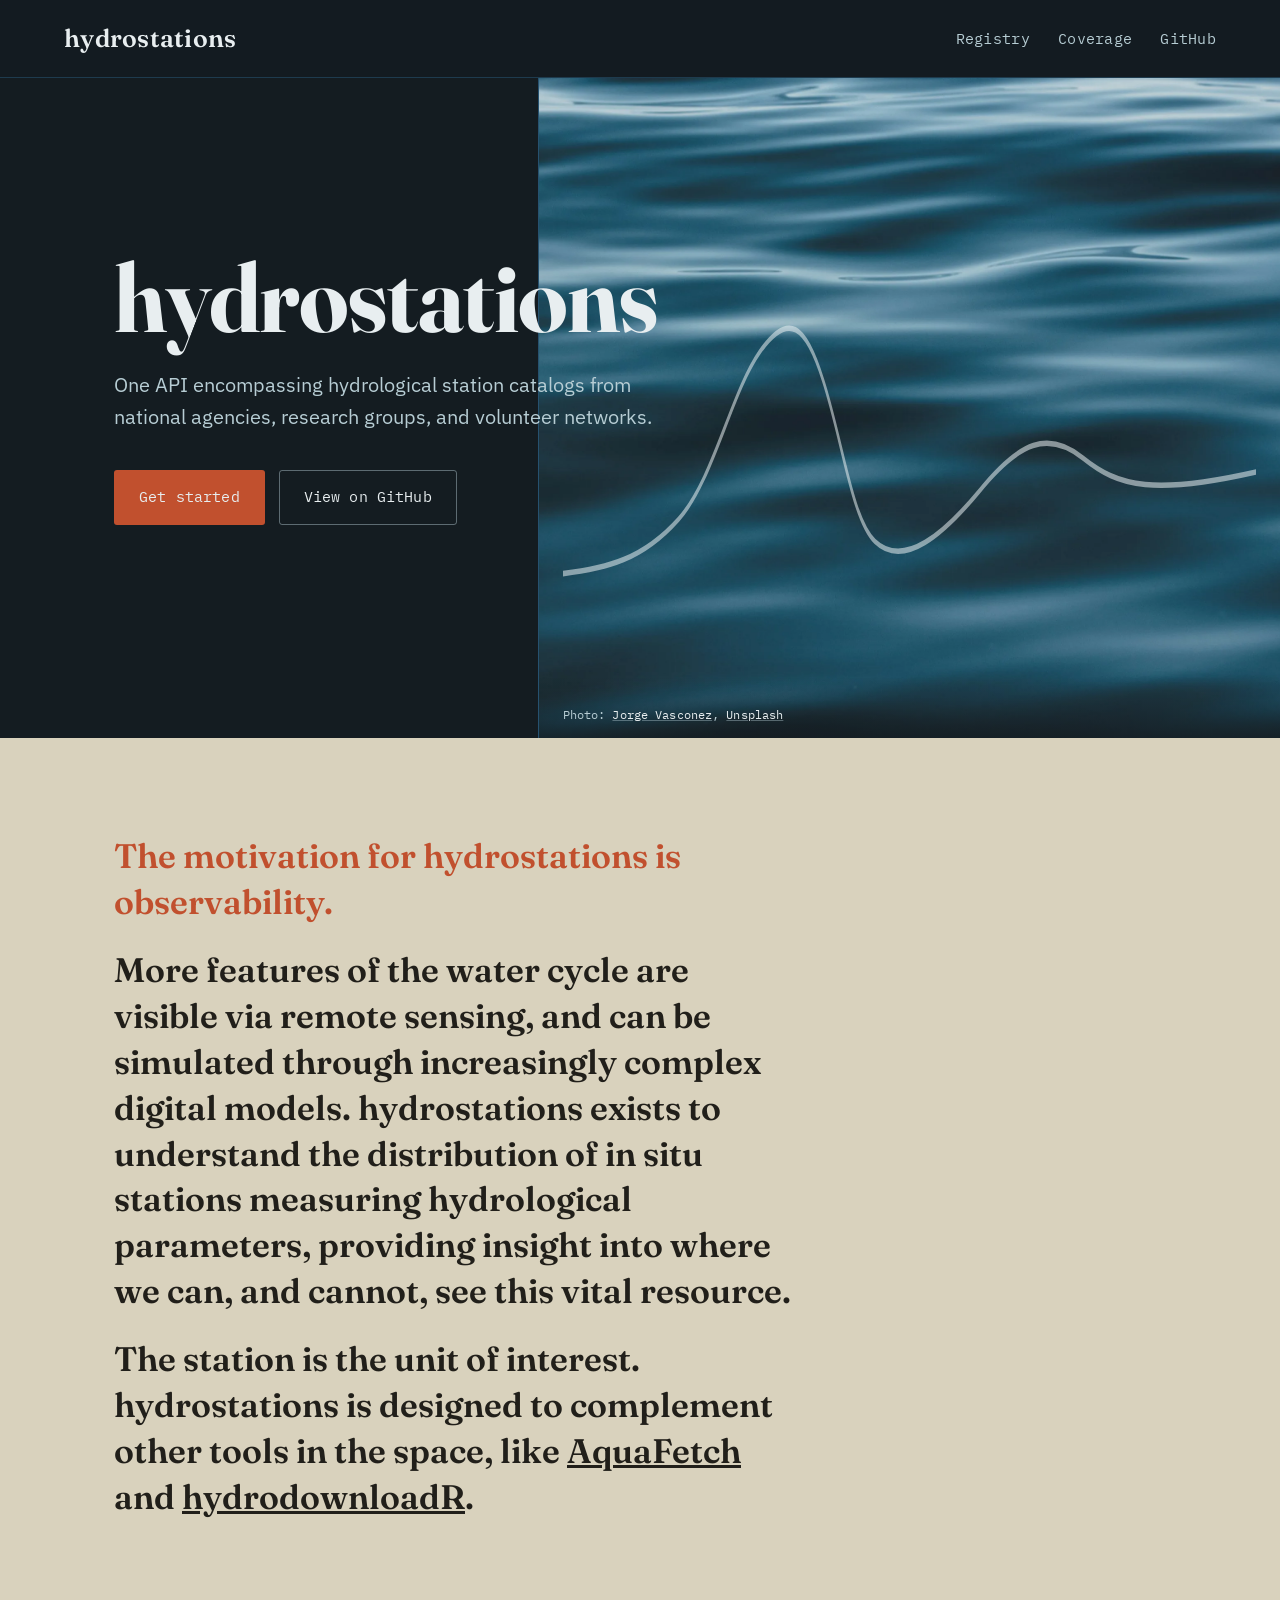
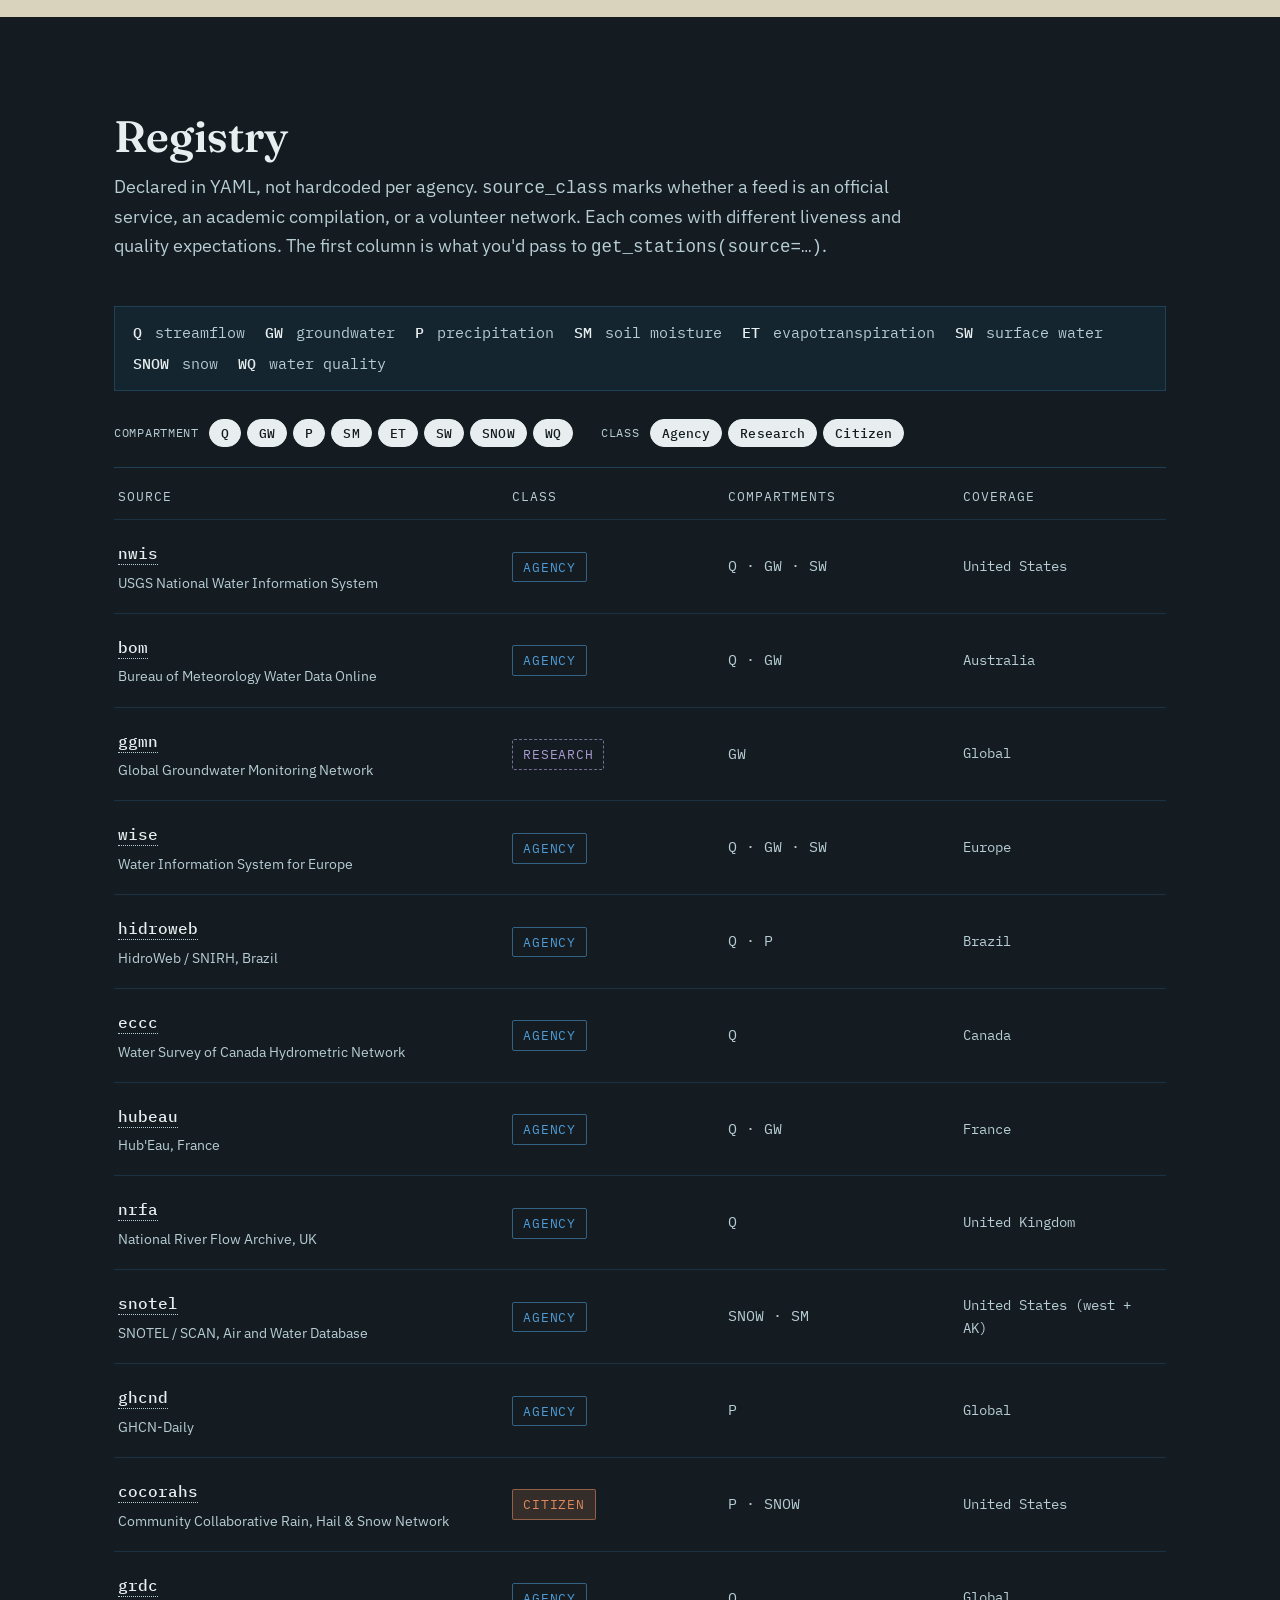
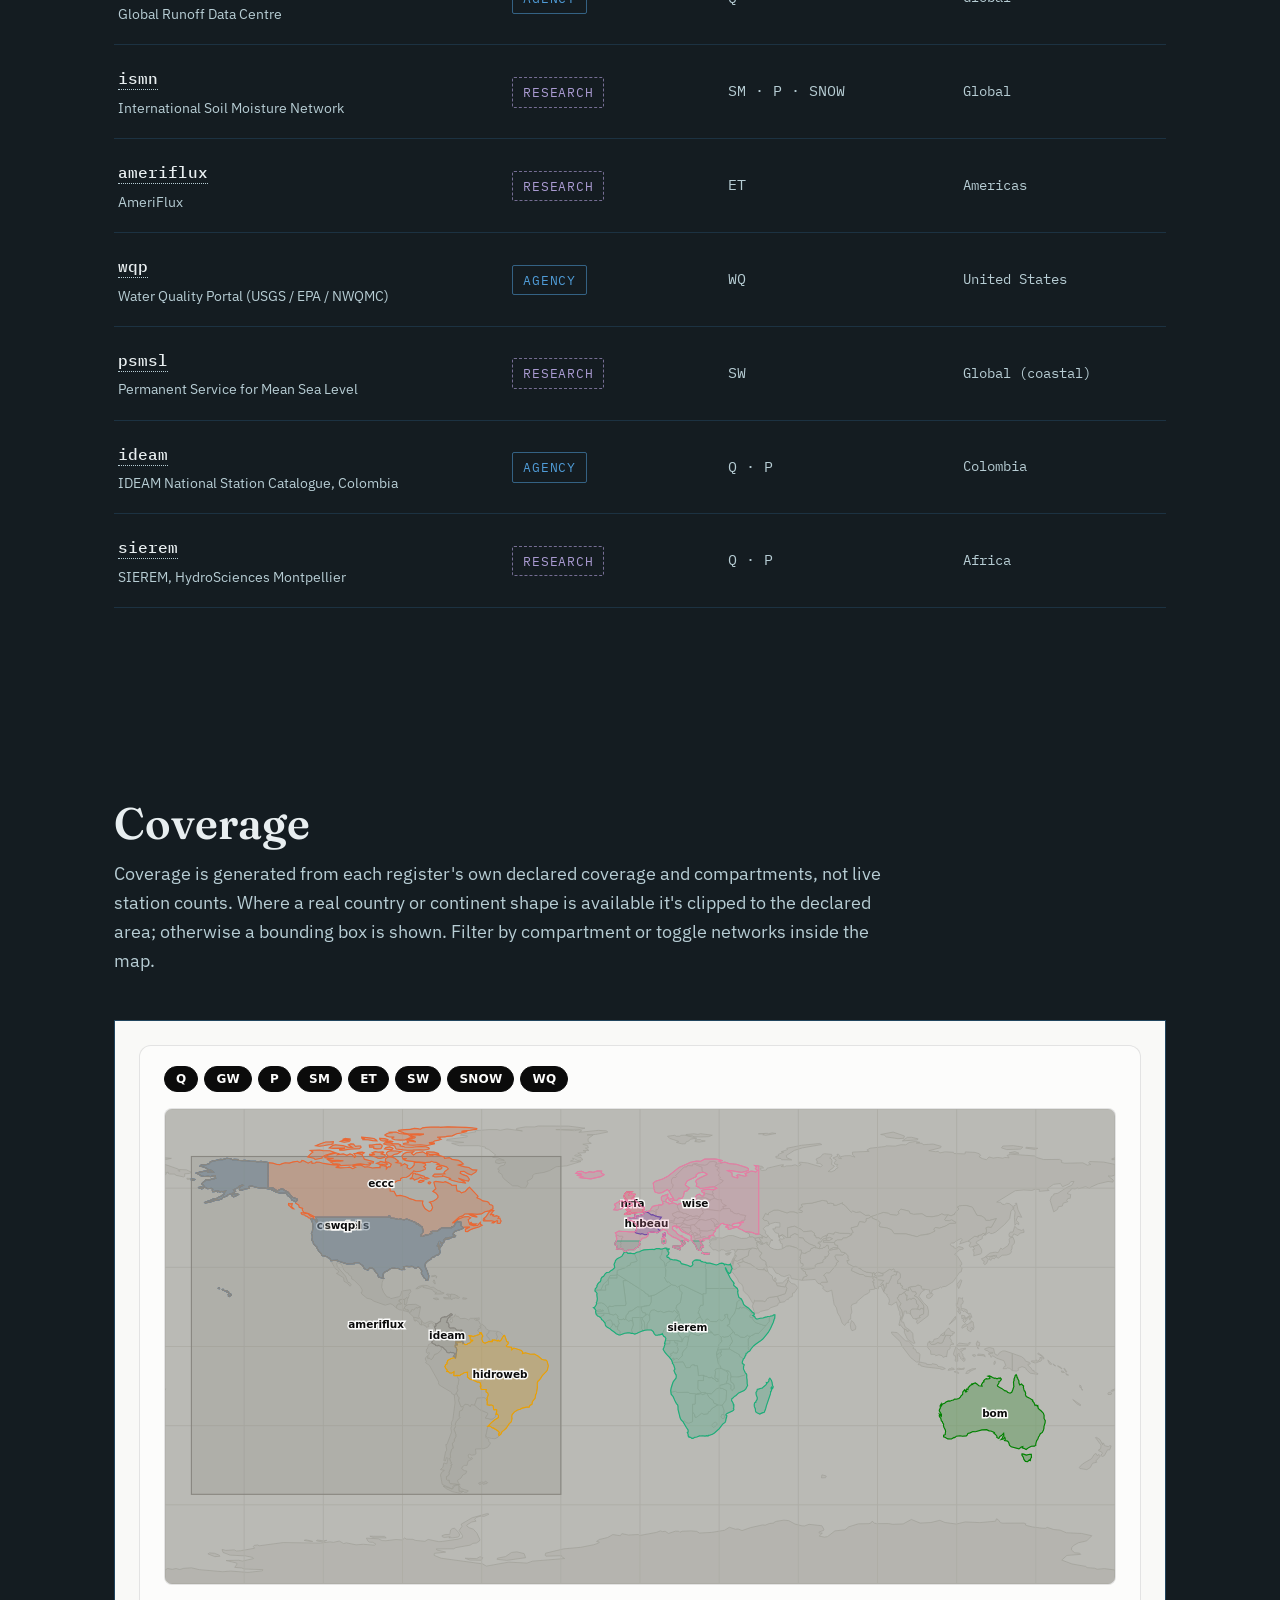
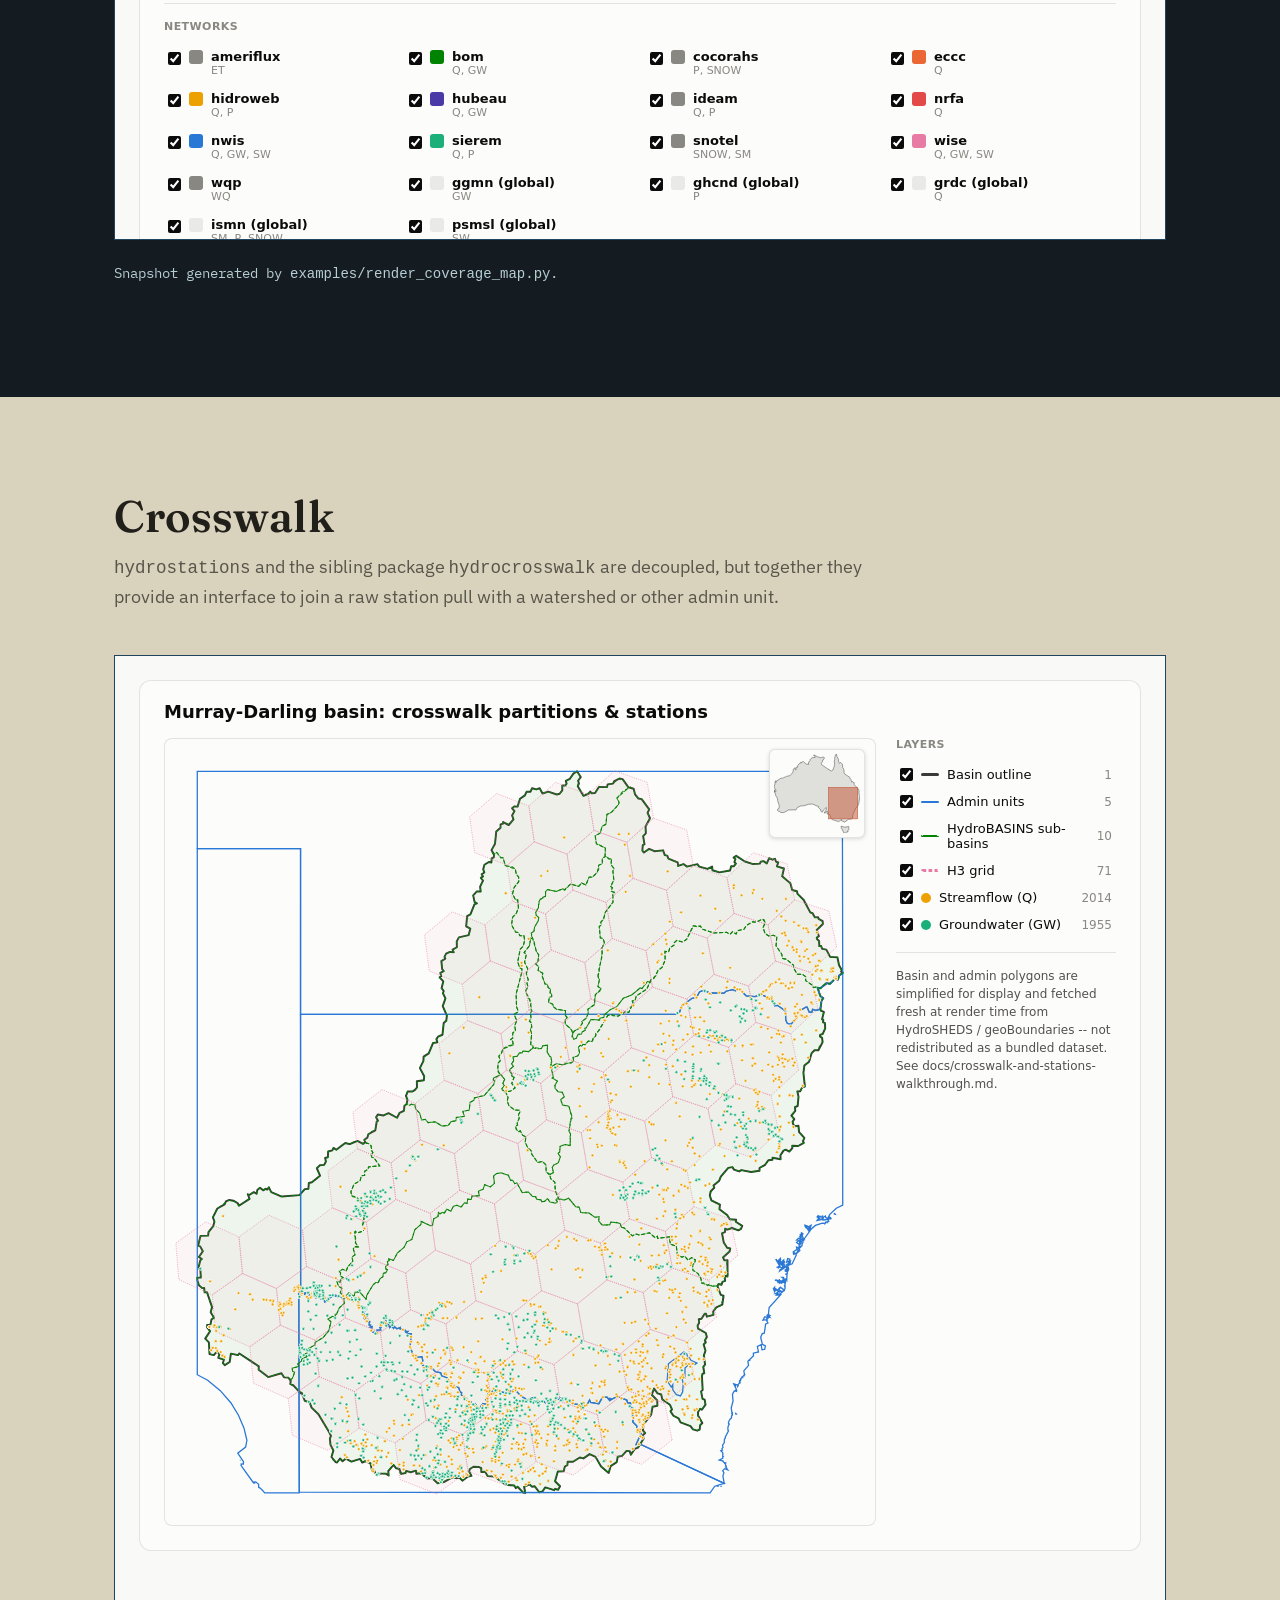
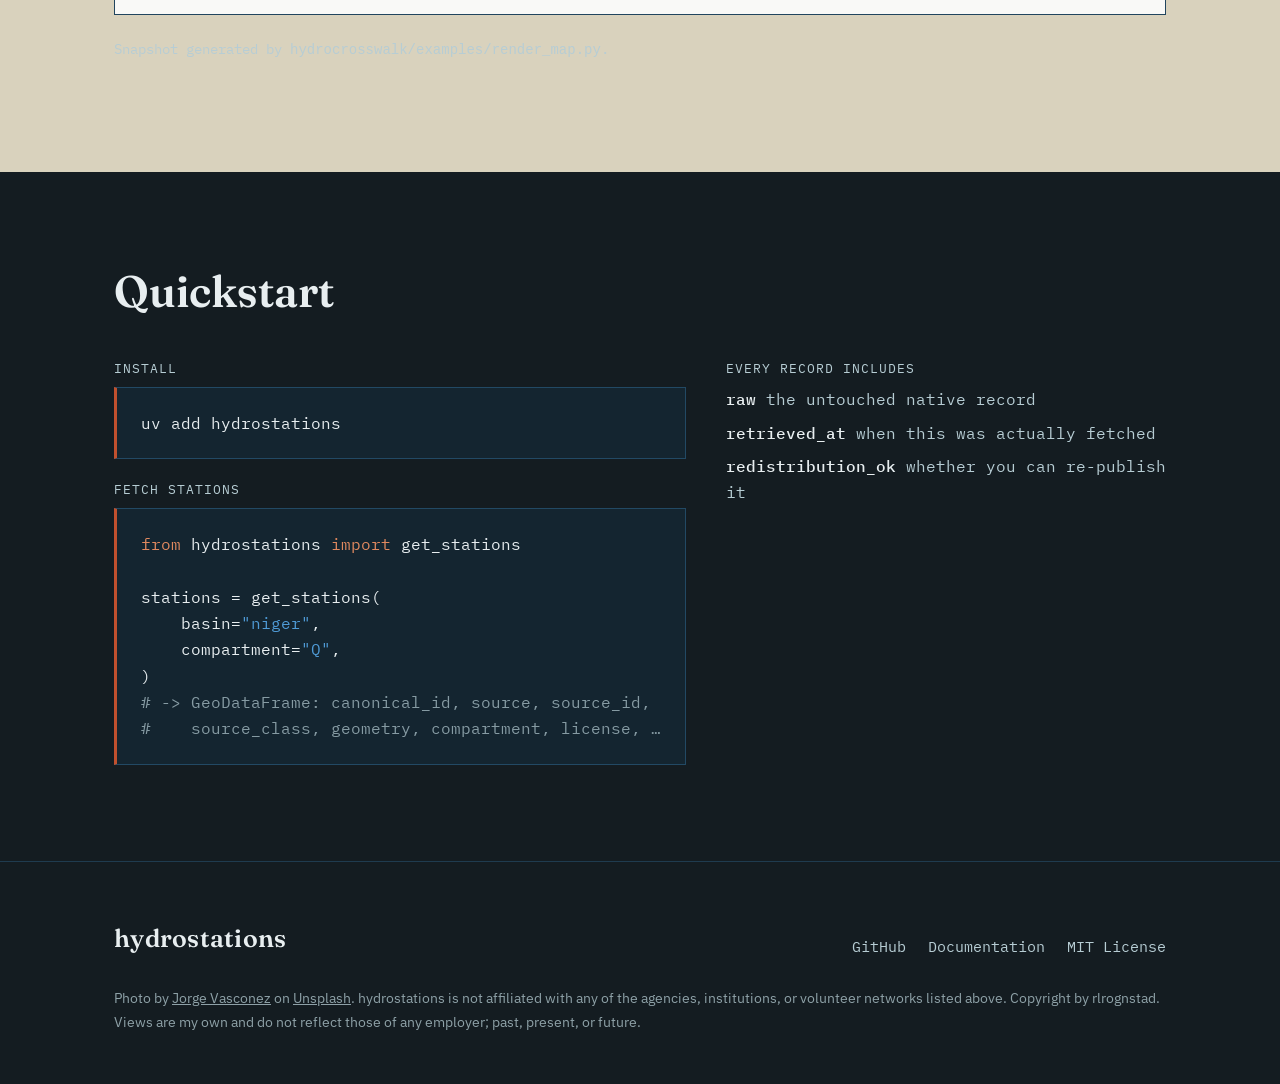
<file: index.html>
<!doctype html>
<html lang="en">
<head>
  <meta charset="utf-8" />
  <meta name="viewport" content="width=device-width, initial-scale=1" />
  <title>hydrostations: one API over every gauge network</title>
  <meta name="description" content="A Python library unifying live-verified hydrological station catalogs (streamflow, groundwater, precipitation, snow, soil moisture) across government agencies, research compilations, and citizen-science networks." />
  <link rel="preconnect" href="https://fonts.googleapis.com" />
  <link rel="preconnect" href="https://fonts.gstatic.com" crossorigin />
  <link href="https://fonts.googleapis.com/css2?family=Fraunces:opsz,wght@9..144,600;9..144,700&family=IBM+Plex+Sans:wght@400;500;600&family=IBM+Plex+Mono:wght@400;500&display=swap" rel="stylesheet" />
  <link rel="stylesheet" href="styles.css" />
</head>
<body>

  <nav class="nav">
    <a class="nav-mark" href="#top">hydrostations</a>
    <ul class="nav-links">
      <li><a href="#register">Registry</a></li>
      <li><a href="#coverage">Coverage</a></li>
      <li><a href="https://github.com/rlrognstad/hydrostations">GitHub</a></li>
    </ul>
  </nav>

  <header class="hero" id="top">
    <figure class="hero-photo-frame">
      <picture>
        <source srcset="assets/hero.webp" type="image/webp" />
        <img src="assets/hero.jpg" alt="Close, rippled surface of dark blue water" />
      </picture>
      <svg class="hero-trace" viewBox="0 0 600 220" preserveAspectRatio="none" aria-hidden="true">
        <path d="M -10,170 C 40,168 70,164 100,150 C 130,136 145,105 170,90
                 C 195,75 210,80 225,100 C 242,122 250,150 270,158
                 C 295,168 330,155 360,140 C 395,122 420,118 450,128
                 C 480,138 510,142 610,132" />
      </svg>
      <figcaption>
        Photo:
        <a href="https://unsplash.com/@jorgeluis?utm_source=unsplash&amp;utm_medium=referral&amp;utm_content=creditCopyText">Jorge Vasconez</a>,
        <a href="https://unsplash.com/photos/blue-shallow-water-LCaKuYefLQk?utm_source=unsplash&amp;utm_medium=referral&amp;utm_content=creditCopyText">Unsplash</a>
      </figcaption>
    </figure>
    <div class="wrap">
      <div class="hero-copy">
        <h1>hydrostations</h1>
        <p class="hero-sub">
          One API encompassing hydrological station catalogs from national
          agencies, research groups, and volunteer networks.
        </p>
        <div class="hero-actions">
          <a class="btn btn-primary" href="#quickstart">Get started</a>
          <a class="btn btn-ghost" href="https://github.com/rlrognstad/hydrostations">View on GitHub</a>
        </div>
      </div>
    </div>
  </header>

  <section class="on-paper" id="why">
    <div class="wrap">
      <blockquote class="motivation">
        <p>The motivation for hydrostations is observability.</p>
        <p>
          More features of the water cycle are visible via remote sensing,
          and can be simulated through increasingly complex digital
          models. hydrostations exists to understand the distribution of
          in&nbsp;situ stations measuring hydrological parameters,
          providing insight into where we can, and cannot, see this vital
          resource.
        </p>
        <p>
          The station is the unit of interest. hydrostations is designed to
          complement other tools in the space, like
          <a href="https://github.com/hyex-research/AquaFetch">AquaFetch</a>
          and
          <a href="https://cran.r-project.org/package=hydrodownloadR">hydrodownloadR</a>.
        </p>
      </blockquote>
    </div>
  </section>

  <section id="registry">
    <div class="wrap">
      <div class="section-head">
        <h2>Registry</h2>
        <p>
          Declared in YAML, not hardcoded per agency. <code>source_class</code>
          marks whether a feed is an official service, an academic
          compilation, or a volunteer network. Each comes with different
          liveness and quality expectations. The first column is what you'd
          pass to <code>get_stations(source=…)</code>.
        </p>
      </div>

      <ul class="compartment-glossary">
        <li><b>Q</b> streamflow</li>
        <li><b>GW</b> groundwater</li>
        <li><b>P</b> precipitation</li>
        <li><b>SM</b> soil moisture</li>
        <li><b>ET</b> evapotranspiration</li>
        <li><b>SW</b> surface water</li>
        <li><b>SNOW</b> snow</li>
        <li><b>WQ</b> water quality</li>
      </ul>

      <div class="register-filters">
        <div class="filter-group" data-filter-group="compartment">
          <span class="filter-label">Compartment</span>
          <button type="button" class="chip active" data-value="Q">Q</button>
          <button type="button" class="chip active" data-value="GW">GW</button>
          <button type="button" class="chip active" data-value="P">P</button>
          <button type="button" class="chip active" data-value="SM">SM</button>
          <button type="button" class="chip active" data-value="ET">ET</button>
          <button type="button" class="chip active" data-value="SW">SW</button>
          <button type="button" class="chip active" data-value="SNOW">SNOW</button>
          <button type="button" class="chip active" data-value="WQ">WQ</button>
        </div>
        <div class="filter-group" data-filter-group="class">
          <span class="filter-label">Class</span>
          <button type="button" class="chip active" data-value="agency">Agency</button>
          <button type="button" class="chip active" data-value="research">Research</button>
          <button type="button" class="chip active" data-value="citizen">Citizen</button>
        </div>
      </div>

      <div class="register" id="register-table">
        <div class="register-row head">
          <div>Source</div>
          <div>Class</div>
          <div>Compartments</div>
          <div>Coverage</div>
        </div>

        <div class="register-row" data-class="agency" data-compartments="Q,GW,SW">
          <div class="reg-name"><a href="https://waterdata.usgs.gov/nwis" target="_blank" rel="noopener"><code>nwis</code></a><small>USGS National Water Information System</small></div>
          <div><span class="badge agency">Agency</span></div>
          <div class="reg-compartments">Q · GW · SW</div>
          <div class="reg-status">United States</div>
        </div>
        <div class="register-row" data-class="agency" data-compartments="Q,GW">
          <div class="reg-name"><a href="http://www.bom.gov.au/waterdata/" target="_blank" rel="noopener"><code>bom</code></a><small>Bureau of Meteorology Water Data Online</small></div>
          <div><span class="badge agency">Agency</span></div>
          <div class="reg-compartments">Q · GW</div>
          <div class="reg-status">Australia</div>
        </div>
        <div class="register-row" data-class="research" data-compartments="GW">
          <div class="reg-name"><a href="https://un-igrac.org/our-work/activities/global-groundwater-monitoring-network-ggmn/" target="_blank" rel="noopener"><code>ggmn</code></a><small>Global Groundwater Monitoring Network</small></div>
          <div><span class="badge research">Research</span></div>
          <div class="reg-compartments">GW</div>
          <div class="reg-status">Global</div>
        </div>
        <div class="register-row" data-class="agency" data-compartments="Q,GW,SW">
          <div class="reg-name"><a href="https://water.europa.eu/freshwater" target="_blank" rel="noopener"><code>wise</code></a><small>Water Information System for Europe</small></div>
          <div><span class="badge agency">Agency</span></div>
          <div class="reg-compartments">Q · GW · SW</div>
          <div class="reg-status">Europe</div>
        </div>
        <div class="register-row" data-class="agency" data-compartments="Q,P">
          <div class="reg-name"><a href="https://www.snirh.gov.br/hidroweb/" target="_blank" rel="noopener"><code>hidroweb</code></a><small>HidroWeb / SNIRH, Brazil</small></div>
          <div><span class="badge agency">Agency</span></div>
          <div class="reg-compartments">Q · P</div>
          <div class="reg-status">Brazil</div>
        </div>
        <div class="register-row" data-class="agency" data-compartments="Q">
          <div class="reg-name"><a href="https://wateroffice.ec.gc.ca/" target="_blank" rel="noopener"><code>eccc</code></a><small>Water Survey of Canada Hydrometric Network</small></div>
          <div><span class="badge agency">Agency</span></div>
          <div class="reg-compartments">Q</div>
          <div class="reg-status">Canada</div>
        </div>
        <div class="register-row" data-class="agency" data-compartments="Q,GW">
          <div class="reg-name"><a href="https://hubeau.eaufrance.fr/" target="_blank" rel="noopener"><code>hubeau</code></a><small>Hub'Eau, France</small></div>
          <div><span class="badge agency">Agency</span></div>
          <div class="reg-compartments">Q · GW</div>
          <div class="reg-status">France</div>
        </div>
        <div class="register-row" data-class="agency" data-compartments="Q">
          <div class="reg-name"><a href="https://nrfa.ceh.ac.uk/" target="_blank" rel="noopener"><code>nrfa</code></a><small>National River Flow Archive, UK</small></div>
          <div><span class="badge agency">Agency</span></div>
          <div class="reg-compartments">Q</div>
          <div class="reg-status">United Kingdom</div>
        </div>
        <div class="register-row" data-class="agency" data-compartments="SNOW,SM">
          <div class="reg-name"><a href="https://www.nrcs.usda.gov/programs-initiatives/sswsf-snow-survey-and-water-supply-forecasting-program" target="_blank" rel="noopener"><code>snotel</code></a><small>SNOTEL / SCAN, Air and Water Database</small></div>
          <div><span class="badge agency">Agency</span></div>
          <div class="reg-compartments">SNOW · SM</div>
          <div class="reg-status">United States (west + AK)</div>
        </div>
        <div class="register-row" data-class="agency" data-compartments="P">
          <div class="reg-name"><a href="https://www.ncei.noaa.gov/products/land-based-station/global-historical-climatology-network-daily" target="_blank" rel="noopener"><code>ghcnd</code></a><small>GHCN-Daily</small></div>
          <div><span class="badge agency">Agency</span></div>
          <div class="reg-compartments">P</div>
          <div class="reg-status">Global</div>
        </div>
        <div class="register-row" data-class="citizen" data-compartments="P,SNOW">
          <div class="reg-name"><a href="https://www.cocorahs.org/" target="_blank" rel="noopener"><code>cocorahs</code></a><small>Community Collaborative Rain, Hail &amp; Snow Network</small></div>
          <div><span class="badge citizen">Citizen</span></div>
          <div class="reg-compartments">P · SNOW</div>
          <div class="reg-status">United States</div>
        </div>
        <div class="register-row" data-class="agency" data-compartments="Q">
          <div class="reg-name"><a href="https://grdc.bafg.de/" target="_blank" rel="noopener"><code>grdc</code></a><small>Global Runoff Data Centre</small></div>
          <div><span class="badge agency">Agency</span></div>
          <div class="reg-compartments">Q</div>
          <div class="reg-status">Global</div>
        </div>
        <div class="register-row" data-class="research" data-compartments="SM,P,SNOW">
          <div class="reg-name"><a href="https://ismn.earth/" target="_blank" rel="noopener"><code>ismn</code></a><small>International Soil Moisture Network</small></div>
          <div><span class="badge research">Research</span></div>
          <div class="reg-compartments">SM · P · SNOW</div>
          <div class="reg-status">Global</div>
        </div>
        <div class="register-row" data-class="research" data-compartments="ET">
          <div class="reg-name"><a href="https://ameriflux.lbl.gov/" target="_blank" rel="noopener"><code>ameriflux</code></a><small>AmeriFlux</small></div>
          <div><span class="badge research">Research</span></div>
          <div class="reg-compartments">ET</div>
          <div class="reg-status">Americas</div>
        </div>
        <div class="register-row" data-class="agency" data-compartments="WQ">
          <div class="reg-name"><a href="https://www.waterqualitydata.us/" target="_blank" rel="noopener"><code>wqp</code></a><small>Water Quality Portal (USGS / EPA / NWQMC)</small></div>
          <div><span class="badge agency">Agency</span></div>
          <div class="reg-compartments">WQ</div>
          <div class="reg-status">United States</div>
        </div>
        <div class="register-row" data-class="research" data-compartments="SW">
          <div class="reg-name"><a href="https://psmsl.org/" target="_blank" rel="noopener"><code>psmsl</code></a><small>Permanent Service for Mean Sea Level</small></div>
          <div><span class="badge research">Research</span></div>
          <div class="reg-compartments">SW</div>
          <div class="reg-status">Global (coastal)</div>
        </div>
        <div class="register-row" data-class="agency" data-compartments="Q,P">
          <div class="reg-name"><a href="https://www.datos.gov.co/d/hp9r-jxuu" target="_blank" rel="noopener"><code>ideam</code></a><small>IDEAM National Station Catalogue, Colombia</small></div>
          <div><span class="badge agency">Agency</span></div>
          <div class="reg-compartments">Q · P</div>
          <div class="reg-status">Colombia</div>
        </div>
        <div class="register-row" data-class="research" data-compartments="Q,P">
          <div class="reg-name"><a href="http://www.hydrosciences.fr/sierem/" target="_blank" rel="noopener"><code>sierem</code></a><small>SIEREM, HydroSciences Montpellier</small></div>
          <div><span class="badge research">Research</span></div>
          <div class="reg-compartments">Q · P</div>
          <div class="reg-status">Africa</div>
        </div>
      </div>
      <p class="register-empty" id="register-empty" hidden>No sources match the current filters.</p>
    </div>
  </section>

  <section id="coverage">
    <div class="wrap">
      <div class="section-head">
        <h2>Coverage</h2>
        <p>
          Coverage is generated from each register's own declared coverage and
          compartments, not live station counts. Where a real country or
          continent shape is available it's clipped to the declared area; otherwise
          a bounding box is shown. Filter by compartment or toggle
          networks inside the map.
        </p>
      </div>
      <iframe class="viz-frame viz-frame-coverage" src="assets/coverage-map.html" title="hydrostations network coverage map" loading="lazy"></iframe>
      <p class="viz-caption">Snapshot generated by <code>examples/render_coverage_map.py</code>.</p>
    </div>
  </section>

  <section class="on-paper" id="in-practice">
    <div class="wrap">
      <div class="section-head">
        <h2>Crosswalk</h2>
        <p>
          <code>hydrostations</code> and the sibling package
          <code>hydrocrosswalk</code> are decoupled, but together
          they provide an interface to join a raw station pull with
          a watershed or other admin unit.
        </p>
      </div>
      <iframe class="viz-frame viz-frame-crosswalk" src="assets/crosswalk-map.html" title="Murray-Darling basin crosswalk example" loading="lazy"></iframe>
      <p class="viz-caption">Snapshot generated by <code>hydrocrosswalk/examples/render_map.py</code>.</p>
    </div>
  </section>

  <section id="quickstart">
    <div class="wrap">
      <div class="section-head">
        <h2>Quickstart</h2>
      </div>

      <div class="quickstart-grid">
        <div>
          <p class="code-label">install</p>
          <pre class="code">uv add hydrostations</pre>
          <p class="code-label" style="margin-top: 20px;">fetch stations</p>
          <pre class="code"><span class="tok-kw">from</span> hydrostations <span class="tok-kw">import</span> get_stations

stations = get_stations(
    basin=<span class="tok-str">"niger"</span>,
    compartment=<span class="tok-str">"Q"</span>,
)
<span class="tok-com"># -&gt; GeoDataFrame: canonical_id, source, source_id,</span>
<span class="tok-com">#    source_class, geometry, compartment, license, …</span></pre>
        </div>
        <div>
          <p class="code-label">every record includes</p>
          <ul class="compartment-list" style="grid-template-columns: 1fr;">
            <li><b>raw</b> the untouched native record</li>
            <li><b>retrieved_at</b> when this was actually fetched</li>
            <li><b>redistribution_ok</b> whether you can re-publish it</li>
          </ul>
        </div>
      </div>
    </div>
  </section>

  <footer>
    <div class="wrap">
      <div class="footer-row">
        <a class="nav-mark" href="#top">hydrostations</a>
        <ul class="footer-links">
          <li><a href="https://github.com/rlrognstad/hydrostations">GitHub</a></li>
          <li><a href="https://github.com/rlrognstad/hydrostations/blob/main/packages/hydrostations/README.md">Documentation</a></li>
          <li><a href="https://github.com/rlrognstad/hydrostations/blob/main/LICENSE">MIT License</a></li>
        </ul>
      </div>
      <p class="footer-fine">
        Photo by <a href="https://unsplash.com/@jorgeluis?utm_source=unsplash&amp;utm_medium=referral&amp;utm_content=creditCopyText">Jorge Vasconez</a>
        on <a href="https://unsplash.com/photos/blue-shallow-water-LCaKuYefLQk?utm_source=unsplash&amp;utm_medium=referral&amp;utm_content=creditCopyText">Unsplash</a>.
        hydrostations is not affiliated with any of the agencies, institutions, or volunteer networks listed above.
        Copyright by rlrognstad. Views are my own and do not reflect those of any employer; past, present, or future.
      </p>
    </div>
  </footer>

  <script>
    (function () {
      var table = document.getElementById('register-table');
      var empty = document.getElementById('register-empty');
      if (!table) return;

      var rows = Array.prototype.slice.call(table.querySelectorAll('.register-row:not(.head)'));
      var active = { compartment: new Set(), class: new Set() };

      document.querySelectorAll('.filter-group').forEach(function (group) {
        var kind = group.dataset.filterGroup;
        group.querySelectorAll('.chip').forEach(function (chip) {
          active[kind].add(chip.dataset.value);
          chip.addEventListener('click', function () {
            var value = chip.dataset.value;
            if (active[kind].has(value)) {
              active[kind].delete(value);
              chip.classList.remove('active');
            } else {
              active[kind].add(value);
              chip.classList.add('active');
            }
            applyFilters();
          });
        });
      });

      function applyFilters() {
        var visibleCount = 0;
        rows.forEach(function (row) {
          var rowClass = row.dataset.class;
          var rowCompartments = row.dataset.compartments.split(',');
          var matches = active.class.has(rowClass) &&
            rowCompartments.some(function (c) { return active.compartment.has(c); });
          row.classList.toggle('filtered-out', !matches);
          if (matches) visibleCount++;
        });
        if (empty) empty.hidden = visibleCount > 0;
      }
    })();
  </script>
</body>
</html>
</file>
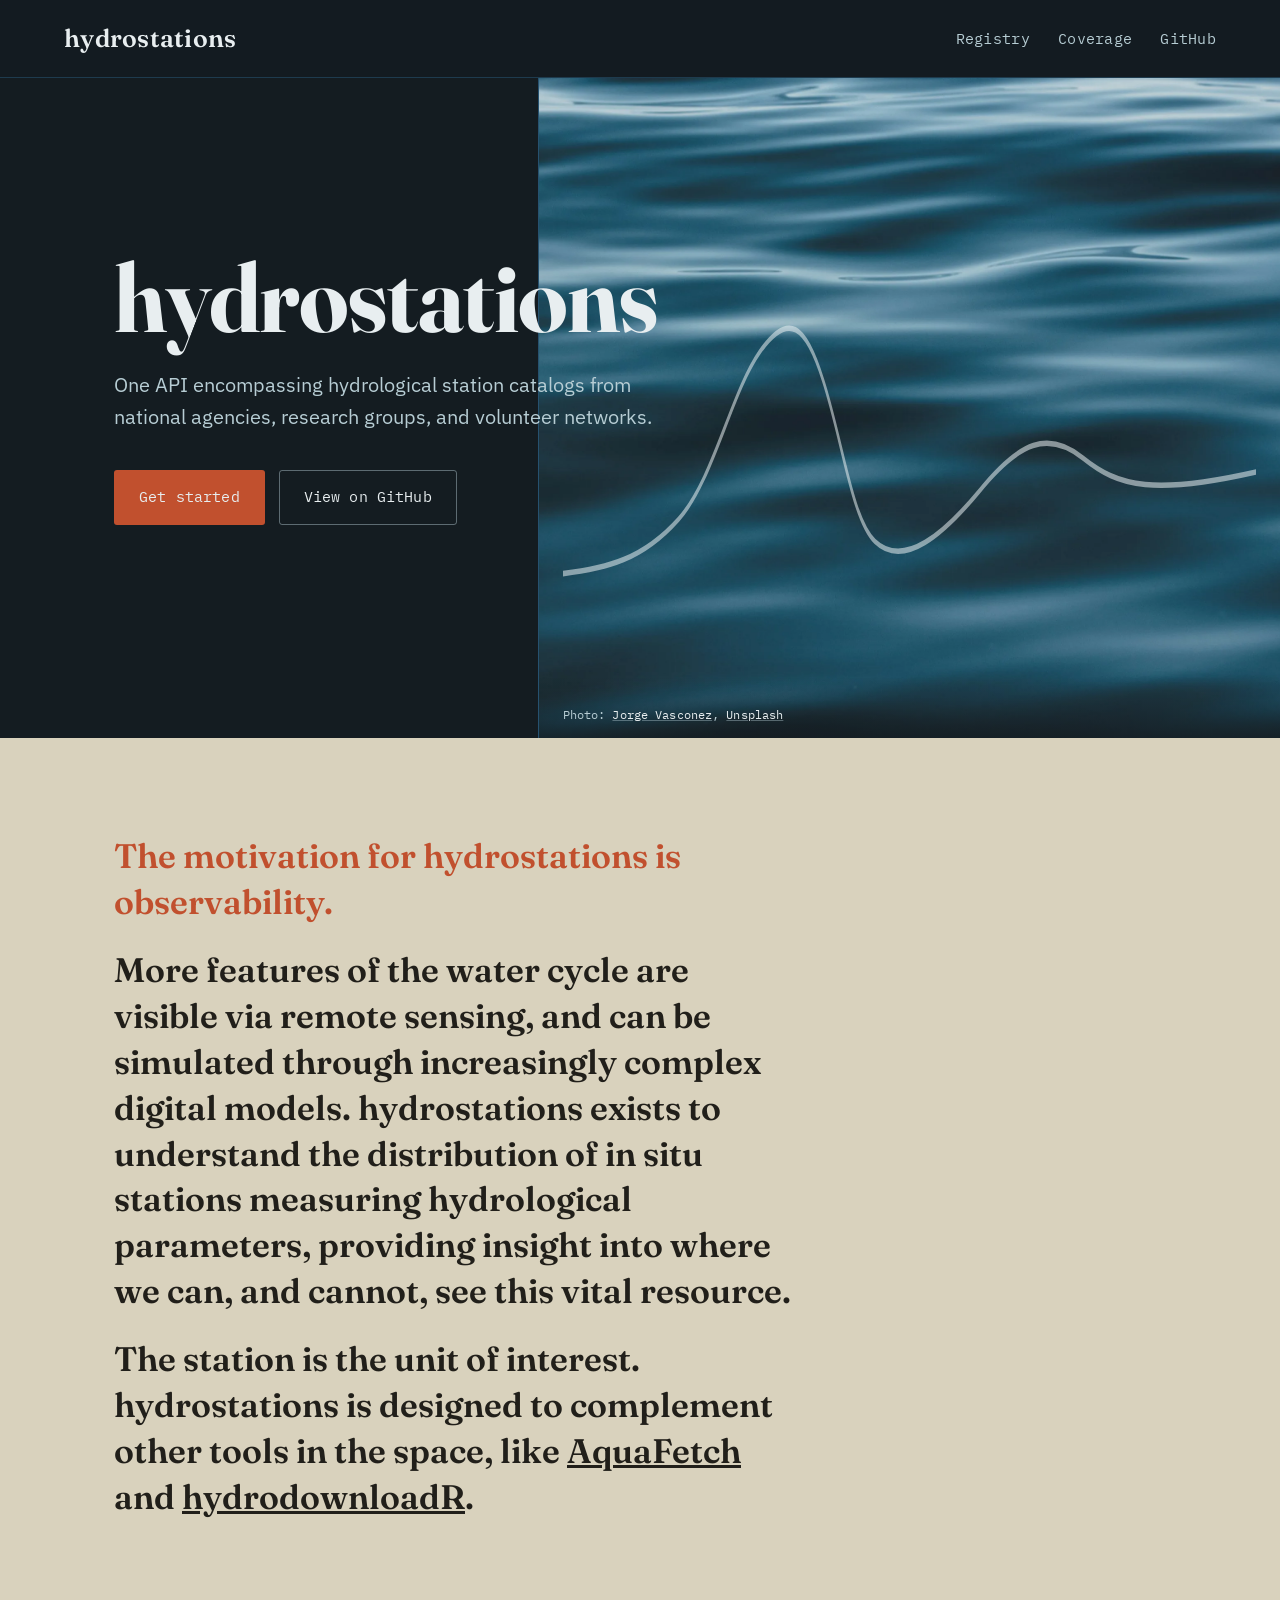
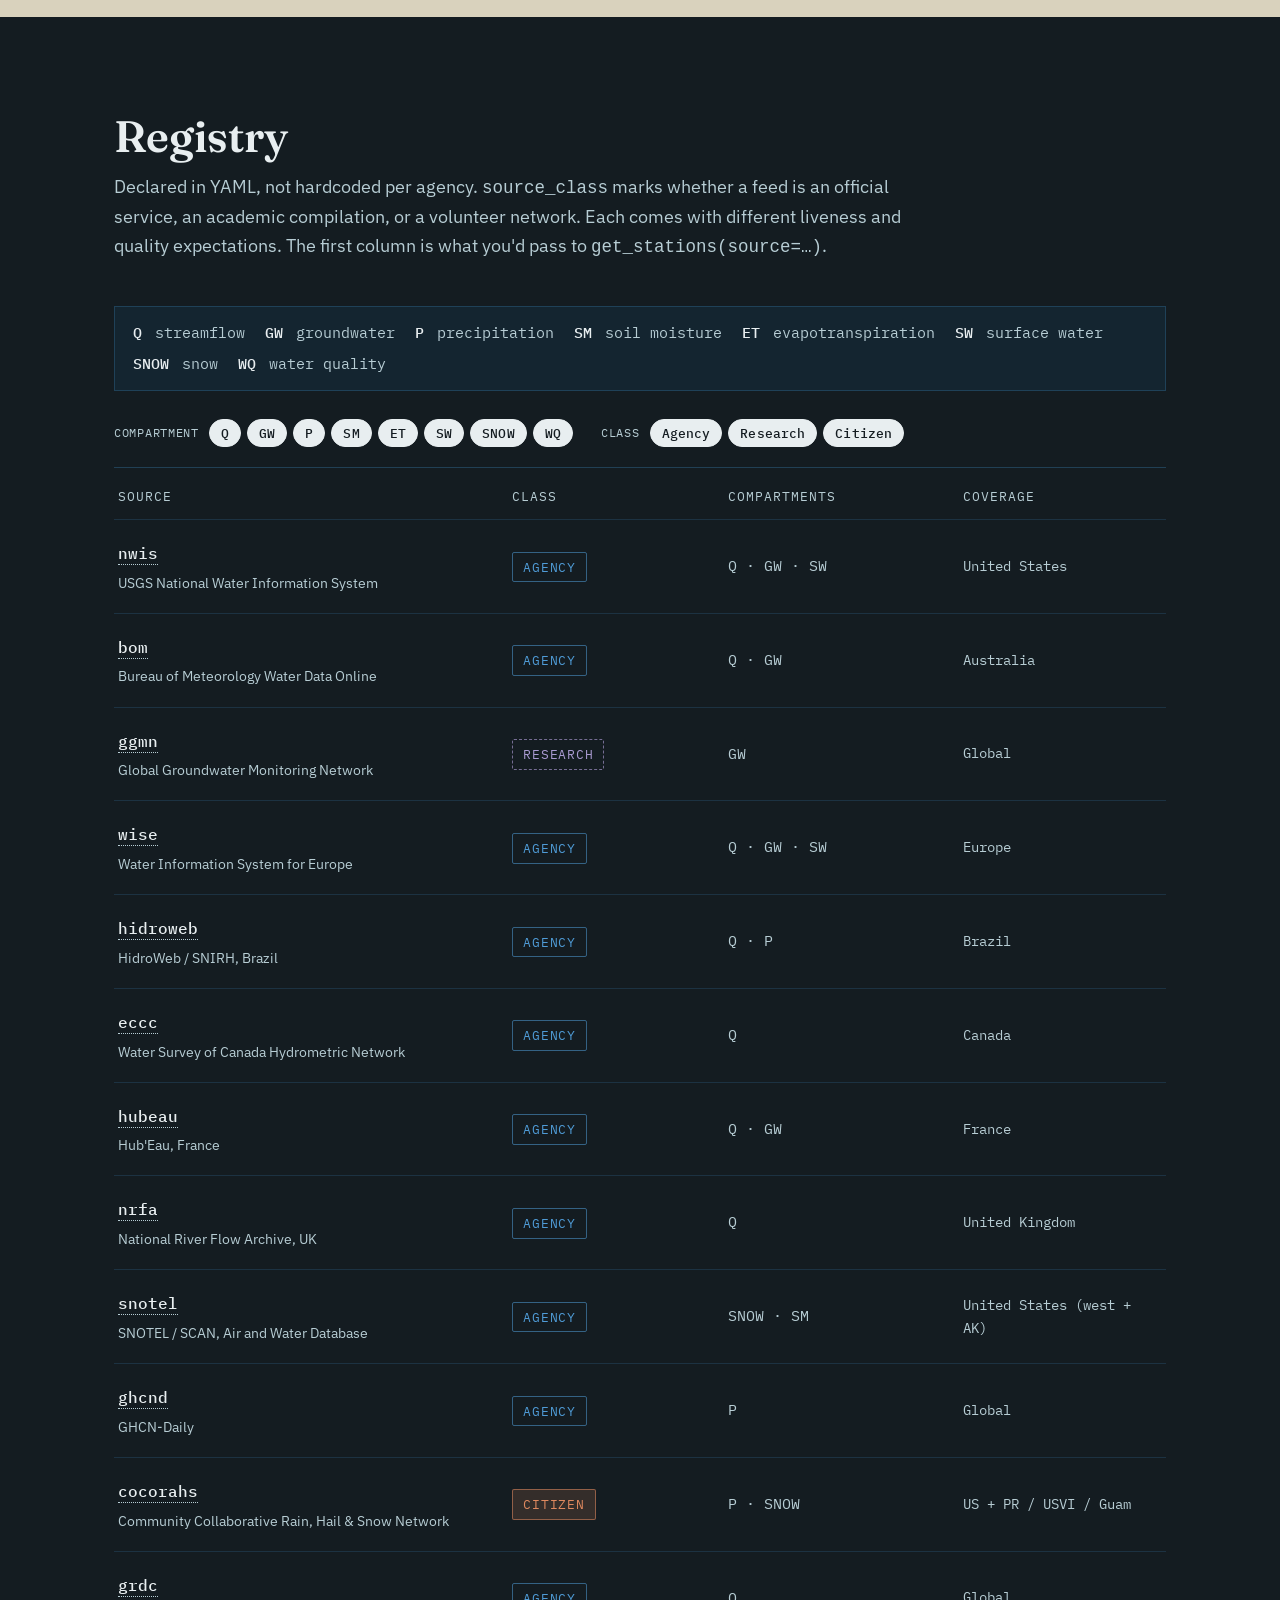
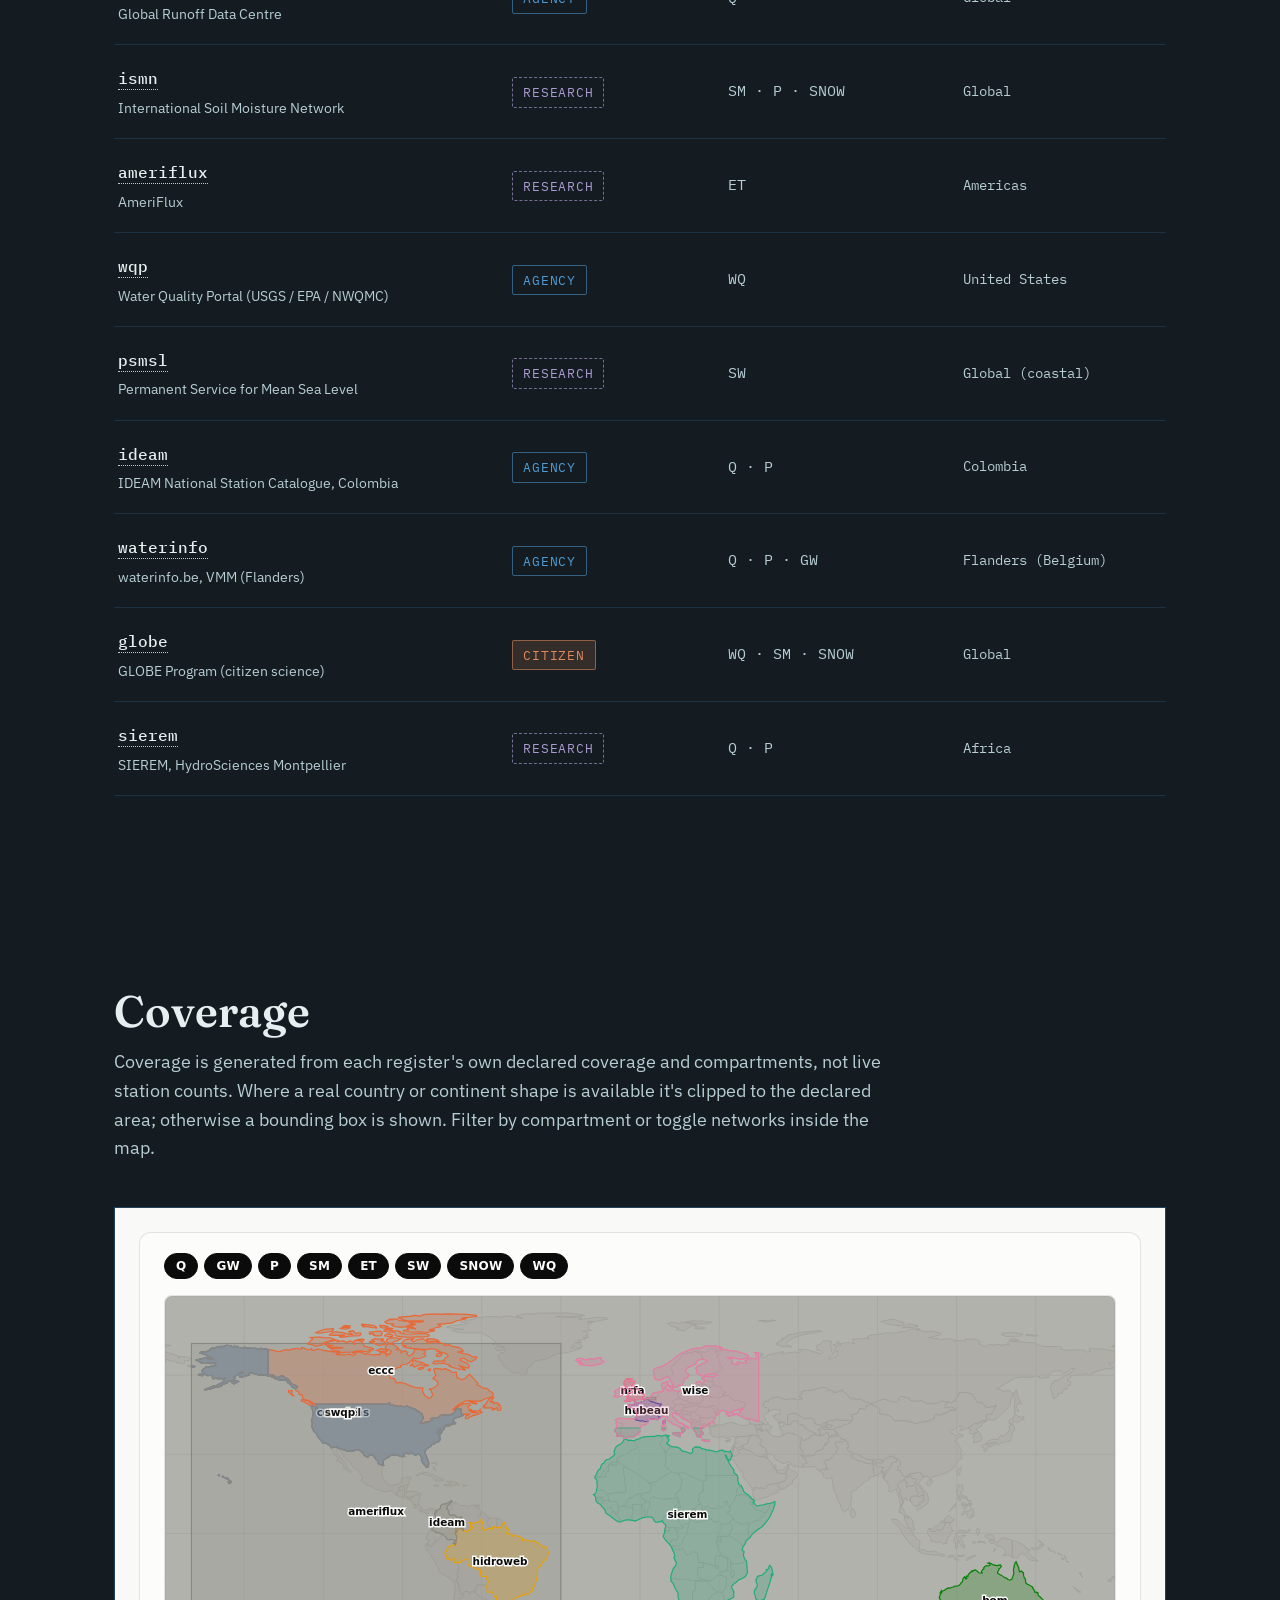
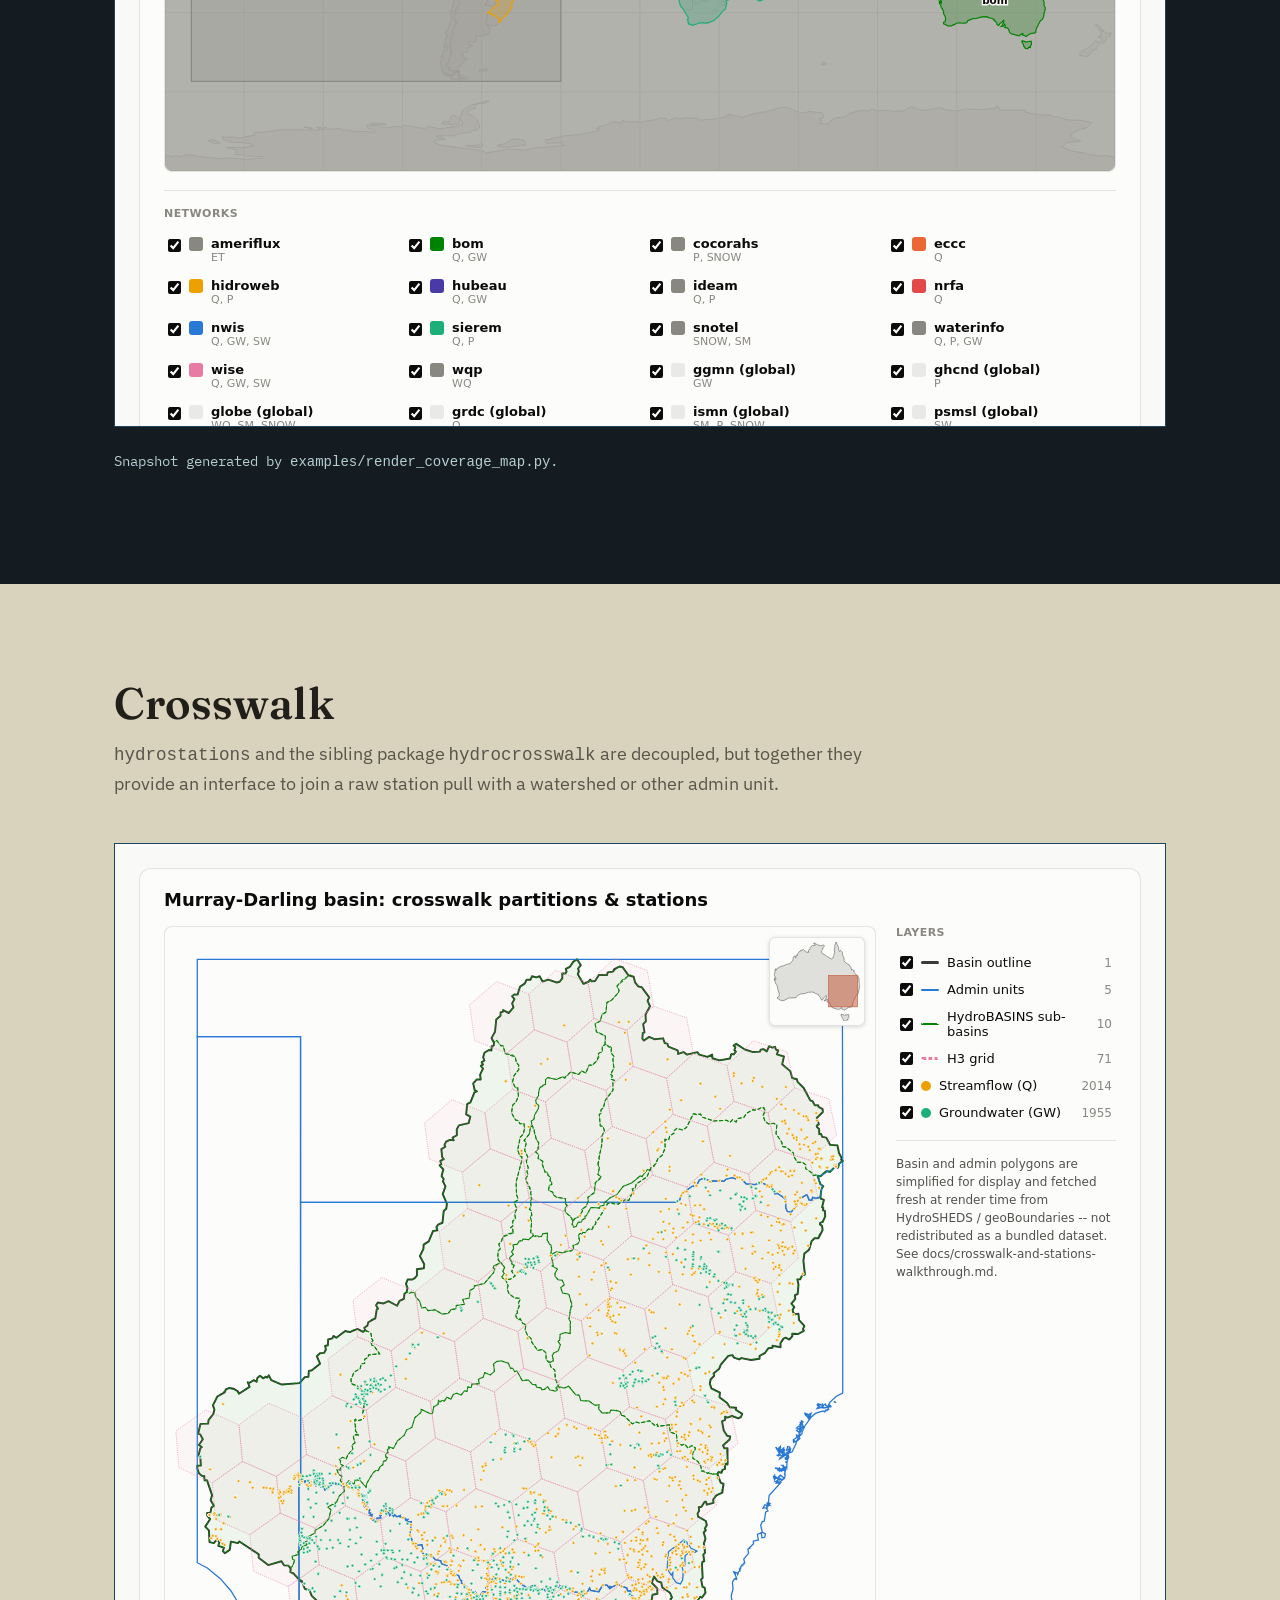
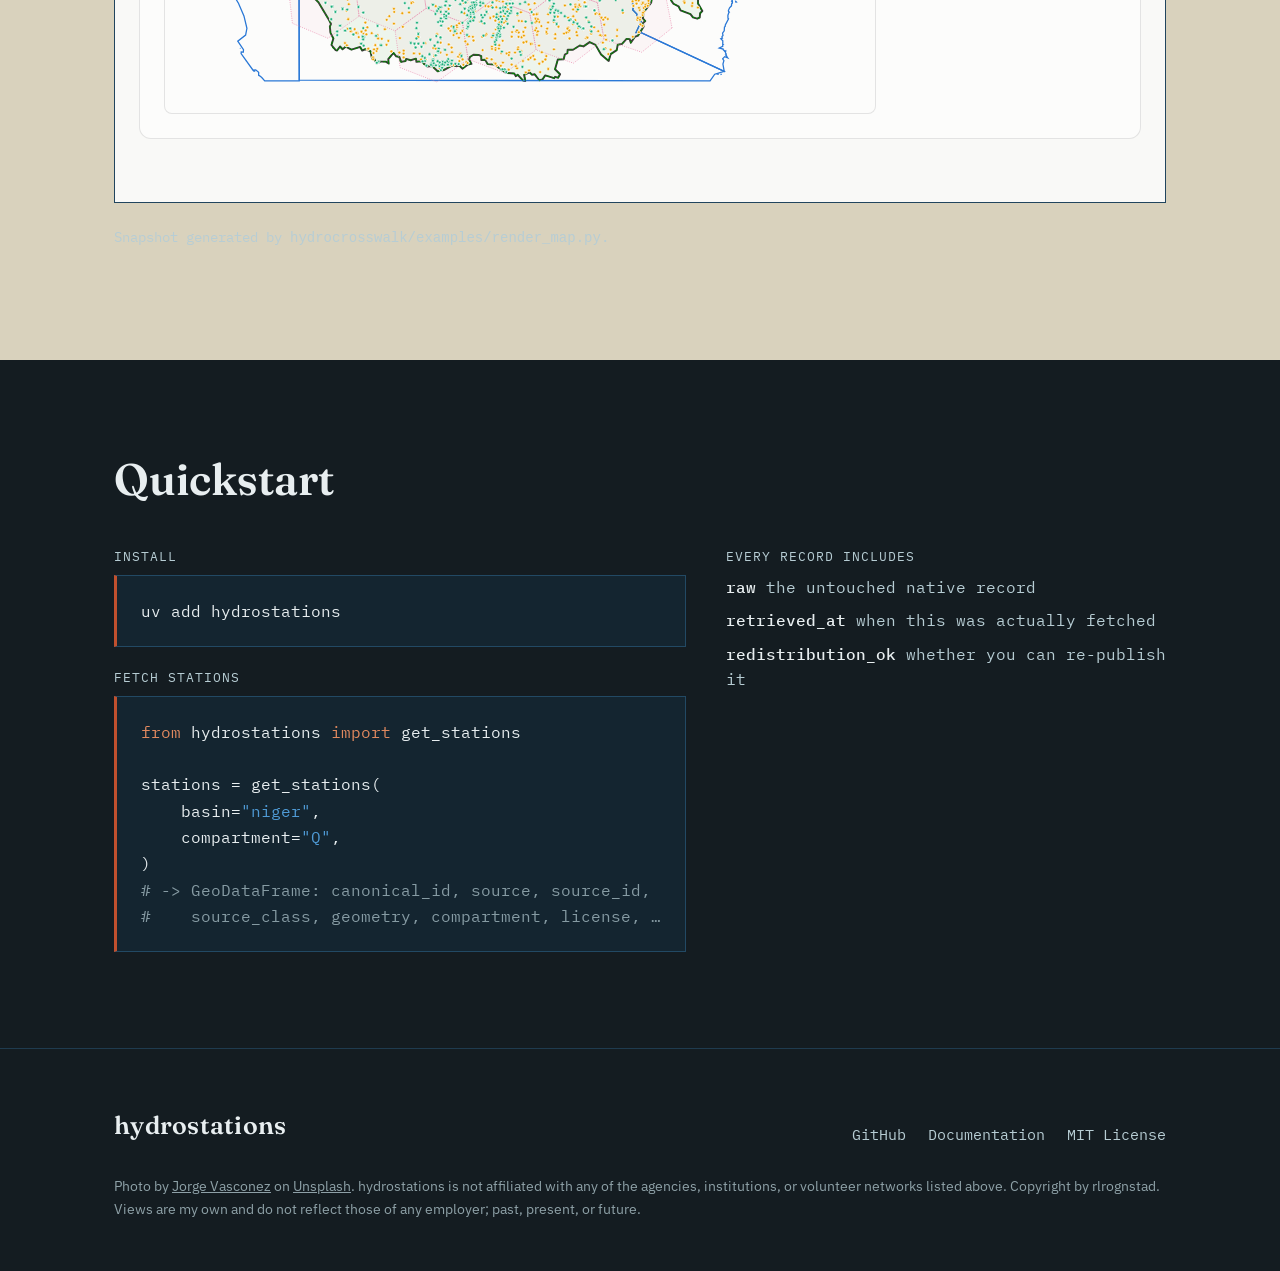
<file: site/index.html>
<!doctype html>
<html lang="en">
<head>
  <meta charset="utf-8" />
  <meta name="viewport" content="width=device-width, initial-scale=1" />
  <title>hydrostations: one API over every gauge network</title>
  <meta name="description" content="A Python library unifying live-verified hydrological station catalogs (streamflow, groundwater, precipitation, snow, soil moisture) across government agencies, research compilations, and citizen-science networks." />
  <link rel="preconnect" href="https://fonts.googleapis.com" />
  <link rel="preconnect" href="https://fonts.gstatic.com" crossorigin />
  <link href="https://fonts.googleapis.com/css2?family=Fraunces:opsz,wght@9..144,600;9..144,700&family=IBM+Plex+Sans:wght@400;500;600&family=IBM+Plex+Mono:wght@400;500&display=swap" rel="stylesheet" />
  <link rel="stylesheet" href="styles.css" />
</head>
<body>

  <nav class="nav">
    <a class="nav-mark" href="#top">hydrostations</a>
    <ul class="nav-links">
      <li><a href="#register">Registry</a></li>
      <li><a href="#coverage">Coverage</a></li>
      <li><a href="https://github.com/rlrognstad/hydrostations">GitHub</a></li>
    </ul>
  </nav>

  <header class="hero" id="top">
    <figure class="hero-photo-frame">
      <picture>
        <source srcset="assets/hero.webp" type="image/webp" />
        <img src="assets/hero.jpg" alt="Close, rippled surface of dark blue water" />
      </picture>
      <svg class="hero-trace" viewBox="0 0 600 220" preserveAspectRatio="none" aria-hidden="true">
        <path d="M -10,170 C 40,168 70,164 100,150 C 130,136 145,105 170,90
                 C 195,75 210,80 225,100 C 242,122 250,150 270,158
                 C 295,168 330,155 360,140 C 395,122 420,118 450,128
                 C 480,138 510,142 610,132" />
      </svg>
      <figcaption>
        Photo:
        <a href="https://unsplash.com/@jorgeluis?utm_source=unsplash&amp;utm_medium=referral&amp;utm_content=creditCopyText">Jorge Vasconez</a>,
        <a href="https://unsplash.com/photos/blue-shallow-water-LCaKuYefLQk?utm_source=unsplash&amp;utm_medium=referral&amp;utm_content=creditCopyText">Unsplash</a>
      </figcaption>
    </figure>
    <div class="wrap">
      <div class="hero-copy">
        <h1>hydrostations</h1>
        <p class="hero-sub">
          One API encompassing hydrological station catalogs from national
          agencies, research groups, and volunteer networks.
        </p>
        <div class="hero-actions">
          <a class="btn btn-primary" href="#quickstart">Get started</a>
          <a class="btn btn-ghost" href="https://github.com/rlrognstad/hydrostations">View on GitHub</a>
        </div>
      </div>
    </div>
  </header>

  <section class="on-paper" id="why">
    <div class="wrap">
      <blockquote class="motivation">
        <p>The motivation for hydrostations is observability.</p>
        <p>
          More features of the water cycle are visible via remote sensing,
          and can be simulated through increasingly complex digital
          models. hydrostations exists to understand the distribution of
          in&nbsp;situ stations measuring hydrological parameters,
          providing insight into where we can, and cannot, see this vital
          resource.
        </p>
        <p>
          The station is the unit of interest. hydrostations is designed to
          complement other tools in the space, like
          <a href="https://github.com/hyex-research/AquaFetch">AquaFetch</a>
          and
          <a href="https://cran.r-project.org/package=hydrodownloadR">hydrodownloadR</a>.
        </p>
      </blockquote>
    </div>
  </section>

  <section id="registry">
    <div class="wrap">
      <div class="section-head">
        <h2>Registry</h2>
        <p>
          Declared in YAML, not hardcoded per agency. <code>source_class</code>
          marks whether a feed is an official service, an academic
          compilation, or a volunteer network. Each comes with different
          liveness and quality expectations. The first column is what you'd
          pass to <code>get_stations(source=…)</code>.
        </p>
      </div>

      <ul class="compartment-glossary">
        <li><b>Q</b> streamflow</li>
        <li><b>GW</b> groundwater</li>
        <li><b>P</b> precipitation</li>
        <li><b>SM</b> soil moisture</li>
        <li><b>ET</b> evapotranspiration</li>
        <li><b>SW</b> surface water</li>
        <li><b>SNOW</b> snow</li>
        <li><b>WQ</b> water quality</li>
      </ul>

      <div class="register-filters">
        <div class="filter-group" data-filter-group="compartment">
          <span class="filter-label">Compartment</span>
          <button type="button" class="chip active" data-value="Q">Q</button>
          <button type="button" class="chip active" data-value="GW">GW</button>
          <button type="button" class="chip active" data-value="P">P</button>
          <button type="button" class="chip active" data-value="SM">SM</button>
          <button type="button" class="chip active" data-value="ET">ET</button>
          <button type="button" class="chip active" data-value="SW">SW</button>
          <button type="button" class="chip active" data-value="SNOW">SNOW</button>
          <button type="button" class="chip active" data-value="WQ">WQ</button>
        </div>
        <div class="filter-group" data-filter-group="class">
          <span class="filter-label">Class</span>
          <button type="button" class="chip active" data-value="agency">Agency</button>
          <button type="button" class="chip active" data-value="research">Research</button>
          <button type="button" class="chip active" data-value="citizen">Citizen</button>
        </div>
      </div>

      <div class="register" id="register-table">
        <div class="register-row head">
          <div>Source</div>
          <div>Class</div>
          <div>Compartments</div>
          <div>Coverage</div>
        </div>

        <div class="register-row" data-class="agency" data-compartments="Q,GW,SW">
          <div class="reg-name"><a href="https://waterdata.usgs.gov/nwis" target="_blank" rel="noopener"><code>nwis</code></a><small>USGS National Water Information System</small></div>
          <div><span class="badge agency">Agency</span></div>
          <div class="reg-compartments">Q · GW · SW</div>
          <div class="reg-status">United States</div>
        </div>
        <div class="register-row" data-class="agency" data-compartments="Q,GW">
          <div class="reg-name"><a href="http://www.bom.gov.au/waterdata/" target="_blank" rel="noopener"><code>bom</code></a><small>Bureau of Meteorology Water Data Online</small></div>
          <div><span class="badge agency">Agency</span></div>
          <div class="reg-compartments">Q · GW</div>
          <div class="reg-status">Australia</div>
        </div>
        <div class="register-row" data-class="research" data-compartments="GW">
          <div class="reg-name"><a href="https://un-igrac.org/our-work/activities/global-groundwater-monitoring-network-ggmn/" target="_blank" rel="noopener"><code>ggmn</code></a><small>Global Groundwater Monitoring Network</small></div>
          <div><span class="badge research">Research</span></div>
          <div class="reg-compartments">GW</div>
          <div class="reg-status">Global</div>
        </div>
        <div class="register-row" data-class="agency" data-compartments="Q,GW,SW">
          <div class="reg-name"><a href="https://water.europa.eu/freshwater" target="_blank" rel="noopener"><code>wise</code></a><small>Water Information System for Europe</small></div>
          <div><span class="badge agency">Agency</span></div>
          <div class="reg-compartments">Q · GW · SW</div>
          <div class="reg-status">Europe</div>
        </div>
        <div class="register-row" data-class="agency" data-compartments="Q,P">
          <div class="reg-name"><a href="https://www.snirh.gov.br/hidroweb/" target="_blank" rel="noopener"><code>hidroweb</code></a><small>HidroWeb / SNIRH, Brazil</small></div>
          <div><span class="badge agency">Agency</span></div>
          <div class="reg-compartments">Q · P</div>
          <div class="reg-status">Brazil</div>
        </div>
        <div class="register-row" data-class="agency" data-compartments="Q">
          <div class="reg-name"><a href="https://wateroffice.ec.gc.ca/" target="_blank" rel="noopener"><code>eccc</code></a><small>Water Survey of Canada Hydrometric Network</small></div>
          <div><span class="badge agency">Agency</span></div>
          <div class="reg-compartments">Q</div>
          <div class="reg-status">Canada</div>
        </div>
        <div class="register-row" data-class="agency" data-compartments="Q,GW">
          <div class="reg-name"><a href="https://hubeau.eaufrance.fr/" target="_blank" rel="noopener"><code>hubeau</code></a><small>Hub'Eau, France</small></div>
          <div><span class="badge agency">Agency</span></div>
          <div class="reg-compartments">Q · GW</div>
          <div class="reg-status">France</div>
        </div>
        <div class="register-row" data-class="agency" data-compartments="Q">
          <div class="reg-name"><a href="https://nrfa.ceh.ac.uk/" target="_blank" rel="noopener"><code>nrfa</code></a><small>National River Flow Archive, UK</small></div>
          <div><span class="badge agency">Agency</span></div>
          <div class="reg-compartments">Q</div>
          <div class="reg-status">United Kingdom</div>
        </div>
        <div class="register-row" data-class="agency" data-compartments="SNOW,SM">
          <div class="reg-name"><a href="https://www.nrcs.usda.gov/programs-initiatives/sswsf-snow-survey-and-water-supply-forecasting-program" target="_blank" rel="noopener"><code>snotel</code></a><small>SNOTEL / SCAN, Air and Water Database</small></div>
          <div><span class="badge agency">Agency</span></div>
          <div class="reg-compartments">SNOW · SM</div>
          <div class="reg-status">United States (west + AK)</div>
        </div>
        <div class="register-row" data-class="agency" data-compartments="P">
          <div class="reg-name"><a href="https://www.ncei.noaa.gov/products/land-based-station/global-historical-climatology-network-daily" target="_blank" rel="noopener"><code>ghcnd</code></a><small>GHCN-Daily</small></div>
          <div><span class="badge agency">Agency</span></div>
          <div class="reg-compartments">P</div>
          <div class="reg-status">Global</div>
        </div>
        <div class="register-row" data-class="citizen" data-compartments="P,SNOW">
          <div class="reg-name"><a href="https://www.cocorahs.org/" target="_blank" rel="noopener"><code>cocorahs</code></a><small>Community Collaborative Rain, Hail &amp; Snow Network</small></div>
          <div><span class="badge citizen">Citizen</span></div>
          <div class="reg-compartments">P · SNOW</div>
          <div class="reg-status">US + PR / USVI / Guam</div>
        </div>
        <div class="register-row" data-class="agency" data-compartments="Q">
          <div class="reg-name"><a href="https://grdc.bafg.de/" target="_blank" rel="noopener"><code>grdc</code></a><small>Global Runoff Data Centre</small></div>
          <div><span class="badge agency">Agency</span></div>
          <div class="reg-compartments">Q</div>
          <div class="reg-status">Global</div>
        </div>
        <div class="register-row" data-class="research" data-compartments="SM,P,SNOW">
          <div class="reg-name"><a href="https://ismn.earth/" target="_blank" rel="noopener"><code>ismn</code></a><small>International Soil Moisture Network</small></div>
          <div><span class="badge research">Research</span></div>
          <div class="reg-compartments">SM · P · SNOW</div>
          <div class="reg-status">Global</div>
        </div>
        <div class="register-row" data-class="research" data-compartments="ET">
          <div class="reg-name"><a href="https://ameriflux.lbl.gov/" target="_blank" rel="noopener"><code>ameriflux</code></a><small>AmeriFlux</small></div>
          <div><span class="badge research">Research</span></div>
          <div class="reg-compartments">ET</div>
          <div class="reg-status">Americas</div>
        </div>
        <div class="register-row" data-class="agency" data-compartments="WQ">
          <div class="reg-name"><a href="https://www.waterqualitydata.us/" target="_blank" rel="noopener"><code>wqp</code></a><small>Water Quality Portal (USGS / EPA / NWQMC)</small></div>
          <div><span class="badge agency">Agency</span></div>
          <div class="reg-compartments">WQ</div>
          <div class="reg-status">United States</div>
        </div>
        <div class="register-row" data-class="research" data-compartments="SW">
          <div class="reg-name"><a href="https://psmsl.org/" target="_blank" rel="noopener"><code>psmsl</code></a><small>Permanent Service for Mean Sea Level</small></div>
          <div><span class="badge research">Research</span></div>
          <div class="reg-compartments">SW</div>
          <div class="reg-status">Global (coastal)</div>
        </div>
        <div class="register-row" data-class="agency" data-compartments="Q,P">
          <div class="reg-name"><a href="https://www.datos.gov.co/d/hp9r-jxuu" target="_blank" rel="noopener"><code>ideam</code></a><small>IDEAM National Station Catalogue, Colombia</small></div>
          <div><span class="badge agency">Agency</span></div>
          <div class="reg-compartments">Q · P</div>
          <div class="reg-status">Colombia</div>
        </div>
        <div class="register-row" data-class="agency" data-compartments="Q,P,GW">
          <div class="reg-name"><a href="https://www.waterinfo.be/" target="_blank" rel="noopener"><code>waterinfo</code></a><small>waterinfo.be, VMM (Flanders)</small></div>
          <div><span class="badge agency">Agency</span></div>
          <div class="reg-compartments">Q · P · GW</div>
          <div class="reg-status">Flanders (Belgium)</div>
        </div>
        <div class="register-row" data-class="citizen" data-compartments="WQ,SM,SNOW">
          <div class="reg-name"><a href="https://www.globe.gov/" target="_blank" rel="noopener"><code>globe</code></a><small>GLOBE Program (citizen science)</small></div>
          <div><span class="badge citizen">Citizen</span></div>
          <div class="reg-compartments">WQ · SM · SNOW</div>
          <div class="reg-status">Global</div>
        </div>
        <div class="register-row" data-class="research" data-compartments="Q,P">
          <div class="reg-name"><a href="http://www.hydrosciences.fr/sierem/" target="_blank" rel="noopener"><code>sierem</code></a><small>SIEREM, HydroSciences Montpellier</small></div>
          <div><span class="badge research">Research</span></div>
          <div class="reg-compartments">Q · P</div>
          <div class="reg-status">Africa</div>
        </div>
      </div>
      <p class="register-empty" id="register-empty" hidden>No sources match the current filters.</p>
    </div>
  </section>

  <section id="coverage">
    <div class="wrap">
      <div class="section-head">
        <h2>Coverage</h2>
        <p>
          Coverage is generated from each register's own declared coverage and
          compartments, not live station counts. Where a real country or
          continent shape is available it's clipped to the declared area; otherwise
          a bounding box is shown. Filter by compartment or toggle
          networks inside the map.
        </p>
      </div>
      <iframe class="viz-frame viz-frame-coverage" src="assets/coverage-map.html" title="hydrostations network coverage map" loading="lazy"></iframe>
      <p class="viz-caption">Snapshot generated by <code>examples/render_coverage_map.py</code>.</p>
    </div>
  </section>

  <section class="on-paper" id="in-practice">
    <div class="wrap">
      <div class="section-head">
        <h2>Crosswalk</h2>
        <p>
          <code>hydrostations</code> and the sibling package
          <code>hydrocrosswalk</code> are decoupled, but together
          they provide an interface to join a raw station pull with
          a watershed or other admin unit.
        </p>
      </div>
      <iframe class="viz-frame viz-frame-crosswalk" src="assets/crosswalk-map.html" title="Murray-Darling basin crosswalk example" loading="lazy"></iframe>
      <p class="viz-caption">Snapshot generated by <code>hydrocrosswalk/examples/render_map.py</code>.</p>
    </div>
  </section>

  <section id="quickstart">
    <div class="wrap">
      <div class="section-head">
        <h2>Quickstart</h2>
      </div>

      <div class="quickstart-grid">
        <div>
          <p class="code-label">install</p>
          <pre class="code">uv add hydrostations</pre>
          <p class="code-label" style="margin-top: 20px;">fetch stations</p>
          <pre class="code"><span class="tok-kw">from</span> hydrostations <span class="tok-kw">import</span> get_stations

stations = get_stations(
    basin=<span class="tok-str">"niger"</span>,
    compartment=<span class="tok-str">"Q"</span>,
)
<span class="tok-com"># -&gt; GeoDataFrame: canonical_id, source, source_id,</span>
<span class="tok-com">#    source_class, geometry, compartment, license, …</span></pre>
        </div>
        <div>
          <p class="code-label">every record includes</p>
          <ul class="compartment-list" style="grid-template-columns: 1fr;">
            <li><b>raw</b> the untouched native record</li>
            <li><b>retrieved_at</b> when this was actually fetched</li>
            <li><b>redistribution_ok</b> whether you can re-publish it</li>
          </ul>
        </div>
      </div>
    </div>
  </section>

  <footer>
    <div class="wrap">
      <div class="footer-row">
        <a class="nav-mark" href="#top">hydrostations</a>
        <ul class="footer-links">
          <li><a href="https://github.com/rlrognstad/hydrostations">GitHub</a></li>
          <li><a href="https://github.com/rlrognstad/hydrostations/blob/main/packages/hydrostations/README.md">Documentation</a></li>
          <li><a href="https://github.com/rlrognstad/hydrostations/blob/main/LICENSE">MIT License</a></li>
        </ul>
      </div>
      <p class="footer-fine">
        Photo by <a href="https://unsplash.com/@jorgeluis?utm_source=unsplash&amp;utm_medium=referral&amp;utm_content=creditCopyText">Jorge Vasconez</a>
        on <a href="https://unsplash.com/photos/blue-shallow-water-LCaKuYefLQk?utm_source=unsplash&amp;utm_medium=referral&amp;utm_content=creditCopyText">Unsplash</a>.
        hydrostations is not affiliated with any of the agencies, institutions, or volunteer networks listed above.
        Copyright by rlrognstad. Views are my own and do not reflect those of any employer; past, present, or future.
      </p>
    </div>
  </footer>

  <script>
    (function () {
      var table = document.getElementById('register-table');
      var empty = document.getElementById('register-empty');
      if (!table) return;

      var rows = Array.prototype.slice.call(table.querySelectorAll('.register-row:not(.head)'));
      var active = { compartment: new Set(), class: new Set() };

      document.querySelectorAll('.filter-group').forEach(function (group) {
        var kind = group.dataset.filterGroup;
        group.querySelectorAll('.chip').forEach(function (chip) {
          active[kind].add(chip.dataset.value);
          chip.addEventListener('click', function () {
            var value = chip.dataset.value;
            if (active[kind].has(value)) {
              active[kind].delete(value);
              chip.classList.remove('active');
            } else {
              active[kind].add(value);
              chip.classList.add('active');
            }
            applyFilters();
          });
        });
      });

      function applyFilters() {
        var visibleCount = 0;
        rows.forEach(function (row) {
          var rowClass = row.dataset.class;
          var rowCompartments = row.dataset.compartments.split(',');
          var matches = active.class.has(rowClass) &&
            rowCompartments.some(function (c) { return active.compartment.has(c); });
          row.classList.toggle('filtered-out', !matches);
          if (matches) visibleCount++;
        });
        if (empty) empty.hidden = visibleCount > 0;
      }
    })();
  </script>
</body>
</html>
</file>
<file: styles.css>
/* ---------------------------------------------------------------
   hydrostations landing page
   Palette sampled directly from the hero photograph (deep rippled
   water) plus one deliberate accent: --gauge, the rust-red used on
   physical staff gauges and flood-stage markers -- an accent drawn
   from the subject's own field equipment, not a generic "pop" color.
   ----------------------------------------------------------------*/

:root {
  --ink: #141c21;
  --deep: #142530;
  --water: #1c3a4d;
  --ripple: #3576a3;
  --foam: #b7cdd4;
  --mist: #e8eef0;
  --paper: #d9d2bd;
  --paper-ink: #211f1a;
  --gauge: #c1502e;
  --gauge-bright: #dd6a44;
  --agency: #4f9bd6;
  --research: #a99ad1;
  --citizen: #e0895f;

  --font-display: "Fraunces", serif;
  --font-body: "IBM Plex Sans", sans-serif;
  --font-mono: "IBM Plex Mono", monospace;

  --measure: 72ch;
  --edge: clamp(20px, 5vw, 64px);
}

* {
  box-sizing: border-box;
}

html {
  scroll-behavior: smooth;
}

@media (prefers-reduced-motion: reduce) {
  html {
    scroll-behavior: auto;
  }
  *,
  *::before,
  *::after {
    animation-duration: 0.01ms !important;
    animation-iteration-count: 1 !important;
    transition-duration: 0.01ms !important;
  }
}

body {
  margin: 0;
  background: var(--ink);
  color: var(--mist);
  font-family: var(--font-body);
  font-size: 18px;
  line-height: 1.65;
  -webkit-font-smoothing: antialiased;
}

a {
  color: inherit;
}

::selection {
  background: var(--gauge);
  color: var(--mist);
}

:focus-visible {
  outline: 2px solid var(--gauge-bright);
  outline-offset: 3px;
}

img {
  max-width: 100%;
  display: block;
}

.wrap {
  max-width: 1180px;
  margin-inline: auto;
  padding-inline: var(--edge);
}

/* ---------- nav ---------- */

.nav {
  position: sticky;
  top: 0;
  z-index: 20;
  display: flex;
  align-items: center;
  justify-content: space-between;
  padding: 18px var(--edge);
  background: color-mix(in srgb, var(--ink) 88%, transparent);
  backdrop-filter: blur(10px);
  border-bottom: 1px solid color-mix(in srgb, var(--ripple) 35%, transparent);
}

.nav-mark {
  font-family: var(--font-display);
  font-weight: 600;
  font-size: 25px;
  letter-spacing: 0.01em;
  text-decoration: none;
  color: var(--mist);
}

.nav-links {
  display: flex;
  gap: 28px;
  list-style: none;
  margin: 0;
  padding: 0;
  font-family: var(--font-mono);
  font-size: 14.5px;
  letter-spacing: 0.02em;
}

.nav-links a {
  text-decoration: none;
  color: var(--foam);
  transition: color 0.15s ease;
}

.nav-links a:hover {
  color: var(--mist);
}

@media (max-width: 640px) {
  .nav-links {
    gap: 16px;
  }
  .nav-links li:nth-child(3) {
    display: none;
  }
}

/* ---------- hero ---------- */

.hero {
  position: relative;
  background: var(--ink);
  overflow: hidden;
  min-height: clamp(540px, 58vw, 660px);
  display: flex;
  align-items: center;
}

.hero > .wrap {
  width: 100%;
}

.hero-copy {
  position: relative;
  z-index: 1;
  max-width: 600px;
  padding-block: 76px;
}

@media (max-width: 900px) {
  .hero {
    display: flex;
    flex-direction: column;
    min-height: 0;
  }
  .hero-copy {
    max-width: none;
    padding-block: 32px 40px;
  }
}

.eyebrow {
  font-family: var(--font-mono);
  font-size: 14.5px;
  letter-spacing: 0.08em;
  text-transform: uppercase;
  color: var(--foam);
  margin: 0 0 20px;
}

.hero h1 {
  font-family: var(--font-display);
  font-weight: 700;
  font-size: clamp(56px, 7.5vw, 96px);
  line-height: 0.95;
  letter-spacing: -0.01em;
  margin: 0 0 26px;
  color: var(--mist);
}

@media (max-width: 900px) {
  .hero h1 {
    font-size: clamp(38px, 11vw, 64px);
  }
}

.hero-sub {
  font-size: clamp(18px, 1.6vw, 21px);
  line-height: 1.6;
  color: var(--foam);
  max-width: 46ch;
  margin: 0 0 36px;
}

.hero-actions {
  display: flex;
  flex-wrap: wrap;
  gap: 14px;
  align-items: center;
  margin-bottom: 40px;
}

.btn {
  display: inline-flex;
  align-items: center;
  gap: 8px;
  padding: 14px 24px;
  font-family: var(--font-mono);
  font-size: 15px;
  letter-spacing: 0.01em;
  text-decoration: none;
  border-radius: 3px;
  border: 1px solid transparent;
  transition: transform 0.15s ease, background 0.15s ease, border-color 0.15s ease;
}

.btn:hover {
  transform: translateY(-1px);
}

.btn-primary {
  background: var(--gauge);
  color: var(--mist);
}

.btn-primary:hover {
  background: var(--gauge-bright);
}

.btn-ghost {
  border-color: color-mix(in srgb, var(--foam) 45%, transparent);
  color: var(--mist);
}

.btn-ghost:hover {
  border-color: var(--mist);
}

.hero-photo-frame {
  position: absolute;
  inset: 0;
  left: 42%;
  margin: 0;
  border: none;
  padding: 0;
  background: var(--deep);
  border-left: 1px solid color-mix(in srgb, var(--ripple) 55%, transparent);
}

.hero-photo-frame picture {
  display: block;
  position: relative;
  overflow: hidden;
  height: 100%;
}

.hero-photo-frame img {
  width: 100%;
  height: 100%;
  object-fit: cover;
}

.hero-trace {
  position: absolute;
  inset: 24px;
  bottom: auto;
  height: calc(100% - 48px);
  width: calc(100% - 48px);
  pointer-events: none;
}

@media (max-width: 900px) {
  .hero-photo-frame {
    position: static;
    inset: auto;
    border-left: none;
    border-top: 1px solid color-mix(in srgb, var(--ripple) 55%, transparent);
    order: -1;
  }
  .hero-photo-frame picture {
    aspect-ratio: 16 / 10;
    height: auto;
  }
}

.hero-trace path {
  fill: none;
  stroke: var(--mist);
  stroke-width: 2;
  stroke-linecap: round;
  opacity: 0.55;
  stroke-dasharray: 1400;
  stroke-dashoffset: 1400;
  animation: draw-trace 2.8s 0.3s cubic-bezier(0.16, 1, 0.3, 1) forwards;
}

@keyframes draw-trace {
  to {
    stroke-dashoffset: 0;
  }
}

@media (prefers-reduced-motion: reduce) {
  .hero-trace path {
    animation: none;
    stroke-dashoffset: 0;
  }
}

.hero-photo-frame figcaption {
  position: absolute;
  left: 0;
  right: 0;
  bottom: 0;
  padding: 28px 24px 14px;
  background: linear-gradient(to top, color-mix(in srgb, var(--ink) 75%, transparent), transparent);
  font-family: var(--font-mono);
  font-size: 12px;
  letter-spacing: 0.01em;
  color: var(--foam);
  line-height: 1.6;
}

.hero-photo-frame figcaption a {
  color: var(--mist);
  text-decoration: underline;
  text-decoration-color: color-mix(in srgb, var(--foam) 40%, transparent);
}

/* ---------- motivation ---------- */

.motivation {
  margin: 0;
  max-width: 62ch;
}

.motivation p {
  font-family: var(--font-display);
  font-weight: 600;
  font-size: clamp(24px, 3vw, 34px);
  line-height: 1.35;
  margin: 0 0 22px;
  color: var(--paper-ink);
}

.motivation p:first-child {
  color: var(--gauge);
}

.motivation p:last-child {
  margin-bottom: 0;
}

/* ---------- section scaffolding ---------- */

section {
  padding: 96px 0;
}

.section-head {
  margin-bottom: 44px;
  max-width: var(--measure);
}

.section-head h2 {
  font-family: var(--font-display);
  font-weight: 600;
  font-size: clamp(30px, 4vw, 44px);
  line-height: 1.05;
  margin: 0 0 14px;
  color: var(--mist);
}

.section-head p {
  color: var(--foam);
  font-size: 17.5px;
  margin: 0;
}

section.on-paper {
  background: var(--paper);
  color: var(--paper-ink);
}

section.on-paper .section-head h2 {
  color: var(--paper-ink);
}

section.on-paper .section-head p {
  color: color-mix(in srgb, var(--paper-ink) 70%, transparent);
}

/* ---------- register table ---------- */

.compartment-glossary {
  display: flex;
  flex-wrap: wrap;
  gap: 8px 20px;
  list-style: none;
  margin: 0 0 28px;
  padding: 14px 18px;
  background: var(--deep);
  border: 1px solid color-mix(in srgb, var(--ripple) 35%, transparent);
  font-family: var(--font-mono);
  font-size: 14.5px;
  color: var(--foam);
}

.compartment-glossary b {
  color: var(--mist);
  font-weight: 500;
  margin-right: 4px;
}

.register-filters {
  display: flex;
  flex-wrap: wrap;
  gap: 10px 28px;
  margin-bottom: 20px;
}

.filter-group {
  display: flex;
  flex-wrap: wrap;
  align-items: center;
  gap: 6px;
}

.filter-label {
  font-family: var(--font-mono);
  font-size: 12px;
  letter-spacing: 0.06em;
  text-transform: uppercase;
  color: var(--foam);
  margin-right: 4px;
}

.chip {
  font-family: var(--font-mono);
  font-size: 12.5px;
  font-weight: 500;
  letter-spacing: 0.01em;
  padding: 5px 11px;
  border-radius: 999px;
  border: 1px solid color-mix(in srgb, var(--ripple) 55%, transparent);
  background: none;
  color: var(--foam);
  cursor: pointer;
  transition: background 0.12s ease, color 0.12s ease, border-color 0.12s ease;
}

.chip.active {
  background: var(--mist);
  color: var(--ink);
  border-color: var(--mist);
}

.register-row.filtered-out {
  display: none;
}

.register-empty {
  padding: 24px 4px;
  color: var(--foam);
  font-size: 14.5px;
}

.register {
  border-top: 1px solid color-mix(in srgb, var(--ripple) 40%, transparent);
}

.register-row {
  display: grid;
  grid-template-columns: 1.9fr 1fr 1.1fr 1fr;
  gap: 16px;
  align-items: center;
  padding: 18px 4px;
  border-bottom: 1px solid color-mix(in srgb, var(--ripple) 25%, transparent);
}

.register-row.head {
  font-family: var(--font-mono);
  font-size: 12.5px;
  letter-spacing: 0.08em;
  text-transform: uppercase;
  color: var(--foam);
  padding-bottom: 12px;
}

.reg-name a {
  text-decoration: none;
  border-bottom: 1px dotted var(--foam);
}

.reg-name a:hover code,
.reg-name a:focus-visible code {
  color: var(--agency);
}

.reg-name a:hover,
.reg-name a:focus-visible {
  border-bottom-style: solid;
  border-bottom-color: var(--agency);
}

.reg-name code {
  font-family: var(--font-mono);
  font-size: 16px;
  font-weight: 500;
  color: var(--mist);
  background: none;
}

.reg-name small {
  display: block;
  font-weight: 400;
  color: var(--foam);
  font-size: 14px;
  margin-top: 4px;
}

.badge {
  display: inline-flex;
  align-items: center;
  gap: 6px;
  font-family: var(--font-mono);
  font-size: 12.5px;
  letter-spacing: 0.06em;
  text-transform: uppercase;
  padding: 4px 10px;
  border-radius: 2px;
  width: fit-content;
}

.badge.agency {
  color: var(--agency);
  border: 1px solid color-mix(in srgb, var(--agency) 55%, transparent);
}

.badge.research {
  color: var(--research);
  border: 1px dashed color-mix(in srgb, var(--research) 65%, transparent);
}

.badge.citizen {
  color: var(--citizen);
  background: color-mix(in srgb, var(--citizen) 16%, transparent);
  border: 1px solid color-mix(in srgb, var(--citizen) 55%, transparent);
}

.reg-compartments {
  font-family: var(--font-mono);
  font-size: 15px;
  color: var(--foam);
}

.reg-status {
  font-family: var(--font-mono);
  font-size: 14px;
  color: var(--foam);
}

.reg-status.stub {
  color: color-mix(in srgb, var(--foam) 55%, transparent);
  font-style: italic;
}

@media (max-width: 720px) {
  .register-row {
    grid-template-columns: 1fr;
    gap: 8px;
    padding: 18px 4px;
  }
  .register-row.head {
    display: none;
  }
}

/* ---------- viz embeds ---------- */

.viz-frame {
  width: 100%;
  border: 1px solid color-mix(in srgb, var(--ripple) 40%, transparent);
  background: var(--deep);
}

.viz-frame-coverage {
  height: 820px;
}

.viz-frame-crosswalk {
  height: 960px;
}

.viz-caption {
  margin-top: 14px;
  font-family: var(--font-mono);
  font-size: 14px;
  color: var(--foam);
}

.viz-caption a {
  color: var(--foam);
}

@media (max-width: 720px) {
  .viz-frame-coverage {
    height: 640px;
  }
  .viz-frame-crosswalk {
    height: 760px;
  }
}

/* ---------- quickstart ---------- */

.quickstart-grid {
  display: grid;
  grid-template-columns: 1fr 1fr;
  gap: 40px;
  align-items: start;
}

@media (max-width: 860px) {
  .quickstart-grid {
    grid-template-columns: 1fr;
  }
}

pre.code {
  margin: 0;
  padding: 22px 24px;
  background: var(--deep);
  border: 1px solid color-mix(in srgb, var(--ripple) 45%, transparent);
  border-left: 3px solid var(--gauge);
  overflow-x: auto;
  font-family: var(--font-mono);
  font-size: 15.5px;
  line-height: 1.7;
  color: var(--mist);
}

pre.code + pre.code {
  margin-top: 16px;
}

.code-label {
  font-family: var(--font-mono);
  font-size: 12.5px;
  letter-spacing: 0.08em;
  text-transform: uppercase;
  color: var(--foam);
  margin: 0 0 8px;
}

.tok-kw {
  color: var(--citizen);
}
.tok-str {
  color: var(--agency);
}
.tok-com {
  color: color-mix(in srgb, var(--foam) 70%, transparent);
}

.compartment-list {
  list-style: none;
  margin: 0;
  padding: 0;
  font-family: var(--font-mono);
  font-size: 15.5px;
  color: var(--foam);
  display: grid;
  grid-template-columns: 1fr 1fr;
  gap: 8px 20px;
}

.compartment-list b {
  color: var(--mist);
  font-weight: 500;
}

/* ---------- footer ---------- */

footer {
  padding: 56px 0 40px;
  border-top: 1px solid color-mix(in srgb, var(--ripple) 35%, transparent);
}

.footer-row {
  display: flex;
  flex-wrap: wrap;
  justify-content: space-between;
  align-items: flex-end;
  gap: 24px;
  margin-bottom: 28px;
}

.footer-links {
  display: flex;
  gap: 22px;
  list-style: none;
  margin: 0;
  padding: 0;
  font-family: var(--font-mono);
  font-size: 14.5px;
}

.footer-links a {
  color: var(--foam);
  text-decoration: none;
}

.footer-links a:hover {
  color: var(--mist);
}

.footer-fine {
  font-size: 14px;
  color: color-mix(in srgb, var(--foam) 75%, transparent);
  line-height: 1.7;
}

.footer-fine a {
  color: inherit;
}
</file>
<file: site/styles.css>
/* ---------------------------------------------------------------
   hydrostations landing page
   Palette sampled directly from the hero photograph (deep rippled
   water) plus one deliberate accent: --gauge, the rust-red used on
   physical staff gauges and flood-stage markers -- an accent drawn
   from the subject's own field equipment, not a generic "pop" color.
   ----------------------------------------------------------------*/

:root {
  --ink: #141c21;
  --deep: #142530;
  --water: #1c3a4d;
  --ripple: #3576a3;
  --foam: #b7cdd4;
  --mist: #e8eef0;
  --paper: #d9d2bd;
  --paper-ink: #211f1a;
  --gauge: #c1502e;
  --gauge-bright: #dd6a44;
  --agency: #4f9bd6;
  --research: #a99ad1;
  --citizen: #e0895f;

  --font-display: "Fraunces", serif;
  --font-body: "IBM Plex Sans", sans-serif;
  --font-mono: "IBM Plex Mono", monospace;

  --measure: 72ch;
  --edge: clamp(20px, 5vw, 64px);
}

* {
  box-sizing: border-box;
}

html {
  scroll-behavior: smooth;
}

@media (prefers-reduced-motion: reduce) {
  html {
    scroll-behavior: auto;
  }
  *,
  *::before,
  *::after {
    animation-duration: 0.01ms !important;
    animation-iteration-count: 1 !important;
    transition-duration: 0.01ms !important;
  }
}

body {
  margin: 0;
  background: var(--ink);
  color: var(--mist);
  font-family: var(--font-body);
  font-size: 18px;
  line-height: 1.65;
  -webkit-font-smoothing: antialiased;
}

a {
  color: inherit;
}

::selection {
  background: var(--gauge);
  color: var(--mist);
}

:focus-visible {
  outline: 2px solid var(--gauge-bright);
  outline-offset: 3px;
}

img {
  max-width: 100%;
  display: block;
}

.wrap {
  max-width: 1180px;
  margin-inline: auto;
  padding-inline: var(--edge);
}

/* ---------- nav ---------- */

.nav {
  position: sticky;
  top: 0;
  z-index: 20;
  display: flex;
  align-items: center;
  justify-content: space-between;
  padding: 18px var(--edge);
  background: color-mix(in srgb, var(--ink) 88%, transparent);
  backdrop-filter: blur(10px);
  border-bottom: 1px solid color-mix(in srgb, var(--ripple) 35%, transparent);
}

.nav-mark {
  font-family: var(--font-display);
  font-weight: 600;
  font-size: 25px;
  letter-spacing: 0.01em;
  text-decoration: none;
  color: var(--mist);
}

.nav-links {
  display: flex;
  gap: 28px;
  list-style: none;
  margin: 0;
  padding: 0;
  font-family: var(--font-mono);
  font-size: 14.5px;
  letter-spacing: 0.02em;
}

.nav-links a {
  text-decoration: none;
  color: var(--foam);
  transition: color 0.15s ease;
}

.nav-links a:hover {
  color: var(--mist);
}

@media (max-width: 640px) {
  .nav-links {
    gap: 16px;
  }
  .nav-links li:nth-child(3) {
    display: none;
  }
}

/* ---------- hero ---------- */

.hero {
  position: relative;
  background: var(--ink);
  overflow: hidden;
  min-height: clamp(540px, 58vw, 660px);
  display: flex;
  align-items: center;
}

.hero > .wrap {
  width: 100%;
}

.hero-copy {
  position: relative;
  z-index: 1;
  max-width: 600px;
  padding-block: 76px;
}

@media (max-width: 900px) {
  .hero {
    display: flex;
    flex-direction: column;
    min-height: 0;
  }
  .hero-copy {
    max-width: none;
    padding-block: 32px 40px;
  }
}

.eyebrow {
  font-family: var(--font-mono);
  font-size: 14.5px;
  letter-spacing: 0.08em;
  text-transform: uppercase;
  color: var(--foam);
  margin: 0 0 20px;
}

.hero h1 {
  font-family: var(--font-display);
  font-weight: 700;
  font-size: clamp(56px, 7.5vw, 96px);
  line-height: 0.95;
  letter-spacing: -0.01em;
  margin: 0 0 26px;
  color: var(--mist);
}

@media (max-width: 900px) {
  .hero h1 {
    font-size: clamp(38px, 11vw, 64px);
  }
}

.hero-sub {
  font-size: clamp(18px, 1.6vw, 21px);
  line-height: 1.6;
  color: var(--foam);
  max-width: 46ch;
  margin: 0 0 36px;
}

.hero-actions {
  display: flex;
  flex-wrap: wrap;
  gap: 14px;
  align-items: center;
  margin-bottom: 40px;
}

.btn {
  display: inline-flex;
  align-items: center;
  gap: 8px;
  padding: 14px 24px;
  font-family: var(--font-mono);
  font-size: 15px;
  letter-spacing: 0.01em;
  text-decoration: none;
  border-radius: 3px;
  border: 1px solid transparent;
  transition: transform 0.15s ease, background 0.15s ease, border-color 0.15s ease;
}

.btn:hover {
  transform: translateY(-1px);
}

.btn-primary {
  background: var(--gauge);
  color: var(--mist);
}

.btn-primary:hover {
  background: var(--gauge-bright);
}

.btn-ghost {
  border-color: color-mix(in srgb, var(--foam) 45%, transparent);
  color: var(--mist);
}

.btn-ghost:hover {
  border-color: var(--mist);
}

.hero-photo-frame {
  position: absolute;
  inset: 0;
  left: 42%;
  margin: 0;
  border: none;
  padding: 0;
  background: var(--deep);
  border-left: 1px solid color-mix(in srgb, var(--ripple) 55%, transparent);
}

.hero-photo-frame picture {
  display: block;
  position: relative;
  overflow: hidden;
  height: 100%;
}

.hero-photo-frame img {
  width: 100%;
  height: 100%;
  object-fit: cover;
}

.hero-trace {
  position: absolute;
  inset: 24px;
  bottom: auto;
  height: calc(100% - 48px);
  width: calc(100% - 48px);
  pointer-events: none;
}

@media (max-width: 900px) {
  .hero-photo-frame {
    position: static;
    inset: auto;
    border-left: none;
    border-top: 1px solid color-mix(in srgb, var(--ripple) 55%, transparent);
    order: -1;
  }
  .hero-photo-frame picture {
    aspect-ratio: 16 / 10;
    height: auto;
  }
}

.hero-trace path {
  fill: none;
  stroke: var(--mist);
  stroke-width: 2;
  stroke-linecap: round;
  opacity: 0.55;
  stroke-dasharray: 1400;
  stroke-dashoffset: 1400;
  animation: draw-trace 2.8s 0.3s cubic-bezier(0.16, 1, 0.3, 1) forwards;
}

@keyframes draw-trace {
  to {
    stroke-dashoffset: 0;
  }
}

@media (prefers-reduced-motion: reduce) {
  .hero-trace path {
    animation: none;
    stroke-dashoffset: 0;
  }
}

.hero-photo-frame figcaption {
  position: absolute;
  left: 0;
  right: 0;
  bottom: 0;
  padding: 28px 24px 14px;
  background: linear-gradient(to top, color-mix(in srgb, var(--ink) 75%, transparent), transparent);
  font-family: var(--font-mono);
  font-size: 12px;
  letter-spacing: 0.01em;
  color: var(--foam);
  line-height: 1.6;
}

.hero-photo-frame figcaption a {
  color: var(--mist);
  text-decoration: underline;
  text-decoration-color: color-mix(in srgb, var(--foam) 40%, transparent);
}

/* ---------- motivation ---------- */

.motivation {
  margin: 0;
  max-width: 62ch;
}

.motivation p {
  font-family: var(--font-display);
  font-weight: 600;
  font-size: clamp(24px, 3vw, 34px);
  line-height: 1.35;
  margin: 0 0 22px;
  color: var(--paper-ink);
}

.motivation p:first-child {
  color: var(--gauge);
}

.motivation p:last-child {
  margin-bottom: 0;
}

/* ---------- section scaffolding ---------- */

section {
  padding: 96px 0;
}

.section-head {
  margin-bottom: 44px;
  max-width: var(--measure);
}

.section-head h2 {
  font-family: var(--font-display);
  font-weight: 600;
  font-size: clamp(30px, 4vw, 44px);
  line-height: 1.05;
  margin: 0 0 14px;
  color: var(--mist);
}

.section-head p {
  color: var(--foam);
  font-size: 17.5px;
  margin: 0;
}

section.on-paper {
  background: var(--paper);
  color: var(--paper-ink);
}

section.on-paper .section-head h2 {
  color: var(--paper-ink);
}

section.on-paper .section-head p {
  color: color-mix(in srgb, var(--paper-ink) 70%, transparent);
}

/* ---------- register table ---------- */

.compartment-glossary {
  display: flex;
  flex-wrap: wrap;
  gap: 8px 20px;
  list-style: none;
  margin: 0 0 28px;
  padding: 14px 18px;
  background: var(--deep);
  border: 1px solid color-mix(in srgb, var(--ripple) 35%, transparent);
  font-family: var(--font-mono);
  font-size: 14.5px;
  color: var(--foam);
}

.compartment-glossary b {
  color: var(--mist);
  font-weight: 500;
  margin-right: 4px;
}

.register-filters {
  display: flex;
  flex-wrap: wrap;
  gap: 10px 28px;
  margin-bottom: 20px;
}

.filter-group {
  display: flex;
  flex-wrap: wrap;
  align-items: center;
  gap: 6px;
}

.filter-label {
  font-family: var(--font-mono);
  font-size: 12px;
  letter-spacing: 0.06em;
  text-transform: uppercase;
  color: var(--foam);
  margin-right: 4px;
}

.chip {
  font-family: var(--font-mono);
  font-size: 12.5px;
  font-weight: 500;
  letter-spacing: 0.01em;
  padding: 5px 11px;
  border-radius: 999px;
  border: 1px solid color-mix(in srgb, var(--ripple) 55%, transparent);
  background: none;
  color: var(--foam);
  cursor: pointer;
  transition: background 0.12s ease, color 0.12s ease, border-color 0.12s ease;
}

.chip.active {
  background: var(--mist);
  color: var(--ink);
  border-color: var(--mist);
}

.register-row.filtered-out {
  display: none;
}

.register-empty {
  padding: 24px 4px;
  color: var(--foam);
  font-size: 14.5px;
}

.register {
  border-top: 1px solid color-mix(in srgb, var(--ripple) 40%, transparent);
}

.register-row {
  display: grid;
  grid-template-columns: 1.9fr 1fr 1.1fr 1fr;
  gap: 16px;
  align-items: center;
  padding: 18px 4px;
  border-bottom: 1px solid color-mix(in srgb, var(--ripple) 25%, transparent);
}

.register-row.head {
  font-family: var(--font-mono);
  font-size: 12.5px;
  letter-spacing: 0.08em;
  text-transform: uppercase;
  color: var(--foam);
  padding-bottom: 12px;
}

.reg-name a {
  text-decoration: none;
  border-bottom: 1px dotted var(--foam);
}

.reg-name a:hover code,
.reg-name a:focus-visible code {
  color: var(--agency);
}

.reg-name a:hover,
.reg-name a:focus-visible {
  border-bottom-style: solid;
  border-bottom-color: var(--agency);
}

.reg-name code {
  font-family: var(--font-mono);
  font-size: 16px;
  font-weight: 500;
  color: var(--mist);
  background: none;
}

.reg-name small {
  display: block;
  font-weight: 400;
  color: var(--foam);
  font-size: 14px;
  margin-top: 4px;
}

.badge {
  display: inline-flex;
  align-items: center;
  gap: 6px;
  font-family: var(--font-mono);
  font-size: 12.5px;
  letter-spacing: 0.06em;
  text-transform: uppercase;
  padding: 4px 10px;
  border-radius: 2px;
  width: fit-content;
}

.badge.agency {
  color: var(--agency);
  border: 1px solid color-mix(in srgb, var(--agency) 55%, transparent);
}

.badge.research {
  color: var(--research);
  border: 1px dashed color-mix(in srgb, var(--research) 65%, transparent);
}

.badge.citizen {
  color: var(--citizen);
  background: color-mix(in srgb, var(--citizen) 16%, transparent);
  border: 1px solid color-mix(in srgb, var(--citizen) 55%, transparent);
}

.reg-compartments {
  font-family: var(--font-mono);
  font-size: 15px;
  color: var(--foam);
}

.reg-status {
  font-family: var(--font-mono);
  font-size: 14px;
  color: var(--foam);
}

.reg-status.stub {
  color: color-mix(in srgb, var(--foam) 55%, transparent);
  font-style: italic;
}

@media (max-width: 720px) {
  .register-row {
    grid-template-columns: 1fr;
    gap: 8px;
    padding: 18px 4px;
  }
  .register-row.head {
    display: none;
  }
}

/* ---------- viz embeds ---------- */

.viz-frame {
  width: 100%;
  border: 1px solid color-mix(in srgb, var(--ripple) 40%, transparent);
  background: var(--deep);
}

.viz-frame-coverage {
  height: 820px;
}

.viz-frame-crosswalk {
  height: 960px;
}

.viz-caption {
  margin-top: 14px;
  font-family: var(--font-mono);
  font-size: 14px;
  color: var(--foam);
}

.viz-caption a {
  color: var(--foam);
}

@media (max-width: 720px) {
  .viz-frame-coverage {
    height: 640px;
  }
  .viz-frame-crosswalk {
    height: 760px;
  }
}

/* ---------- quickstart ---------- */

.quickstart-grid {
  display: grid;
  grid-template-columns: 1fr 1fr;
  gap: 40px;
  align-items: start;
}

@media (max-width: 860px) {
  .quickstart-grid {
    grid-template-columns: 1fr;
  }
}

pre.code {
  margin: 0;
  padding: 22px 24px;
  background: var(--deep);
  border: 1px solid color-mix(in srgb, var(--ripple) 45%, transparent);
  border-left: 3px solid var(--gauge);
  overflow-x: auto;
  font-family: var(--font-mono);
  font-size: 15.5px;
  line-height: 1.7;
  color: var(--mist);
}

pre.code + pre.code {
  margin-top: 16px;
}

.code-label {
  font-family: var(--font-mono);
  font-size: 12.5px;
  letter-spacing: 0.08em;
  text-transform: uppercase;
  color: var(--foam);
  margin: 0 0 8px;
}

.tok-kw {
  color: var(--citizen);
}
.tok-str {
  color: var(--agency);
}
.tok-com {
  color: color-mix(in srgb, var(--foam) 70%, transparent);
}

.compartment-list {
  list-style: none;
  margin: 0;
  padding: 0;
  font-family: var(--font-mono);
  font-size: 15.5px;
  color: var(--foam);
  display: grid;
  grid-template-columns: 1fr 1fr;
  gap: 8px 20px;
}

.compartment-list b {
  color: var(--mist);
  font-weight: 500;
}

/* ---------- footer ---------- */

footer {
  padding: 56px 0 40px;
  border-top: 1px solid color-mix(in srgb, var(--ripple) 35%, transparent);
}

.footer-row {
  display: flex;
  flex-wrap: wrap;
  justify-content: space-between;
  align-items: flex-end;
  gap: 24px;
  margin-bottom: 28px;
}

.footer-links {
  display: flex;
  gap: 22px;
  list-style: none;
  margin: 0;
  padding: 0;
  font-family: var(--font-mono);
  font-size: 14.5px;
}

.footer-links a {
  color: var(--foam);
  text-decoration: none;
}

.footer-links a:hover {
  color: var(--mist);
}

.footer-fine {
  font-size: 14px;
  color: color-mix(in srgb, var(--foam) 75%, transparent);
  line-height: 1.7;
}

.footer-fine a {
  color: inherit;
}
</file>
